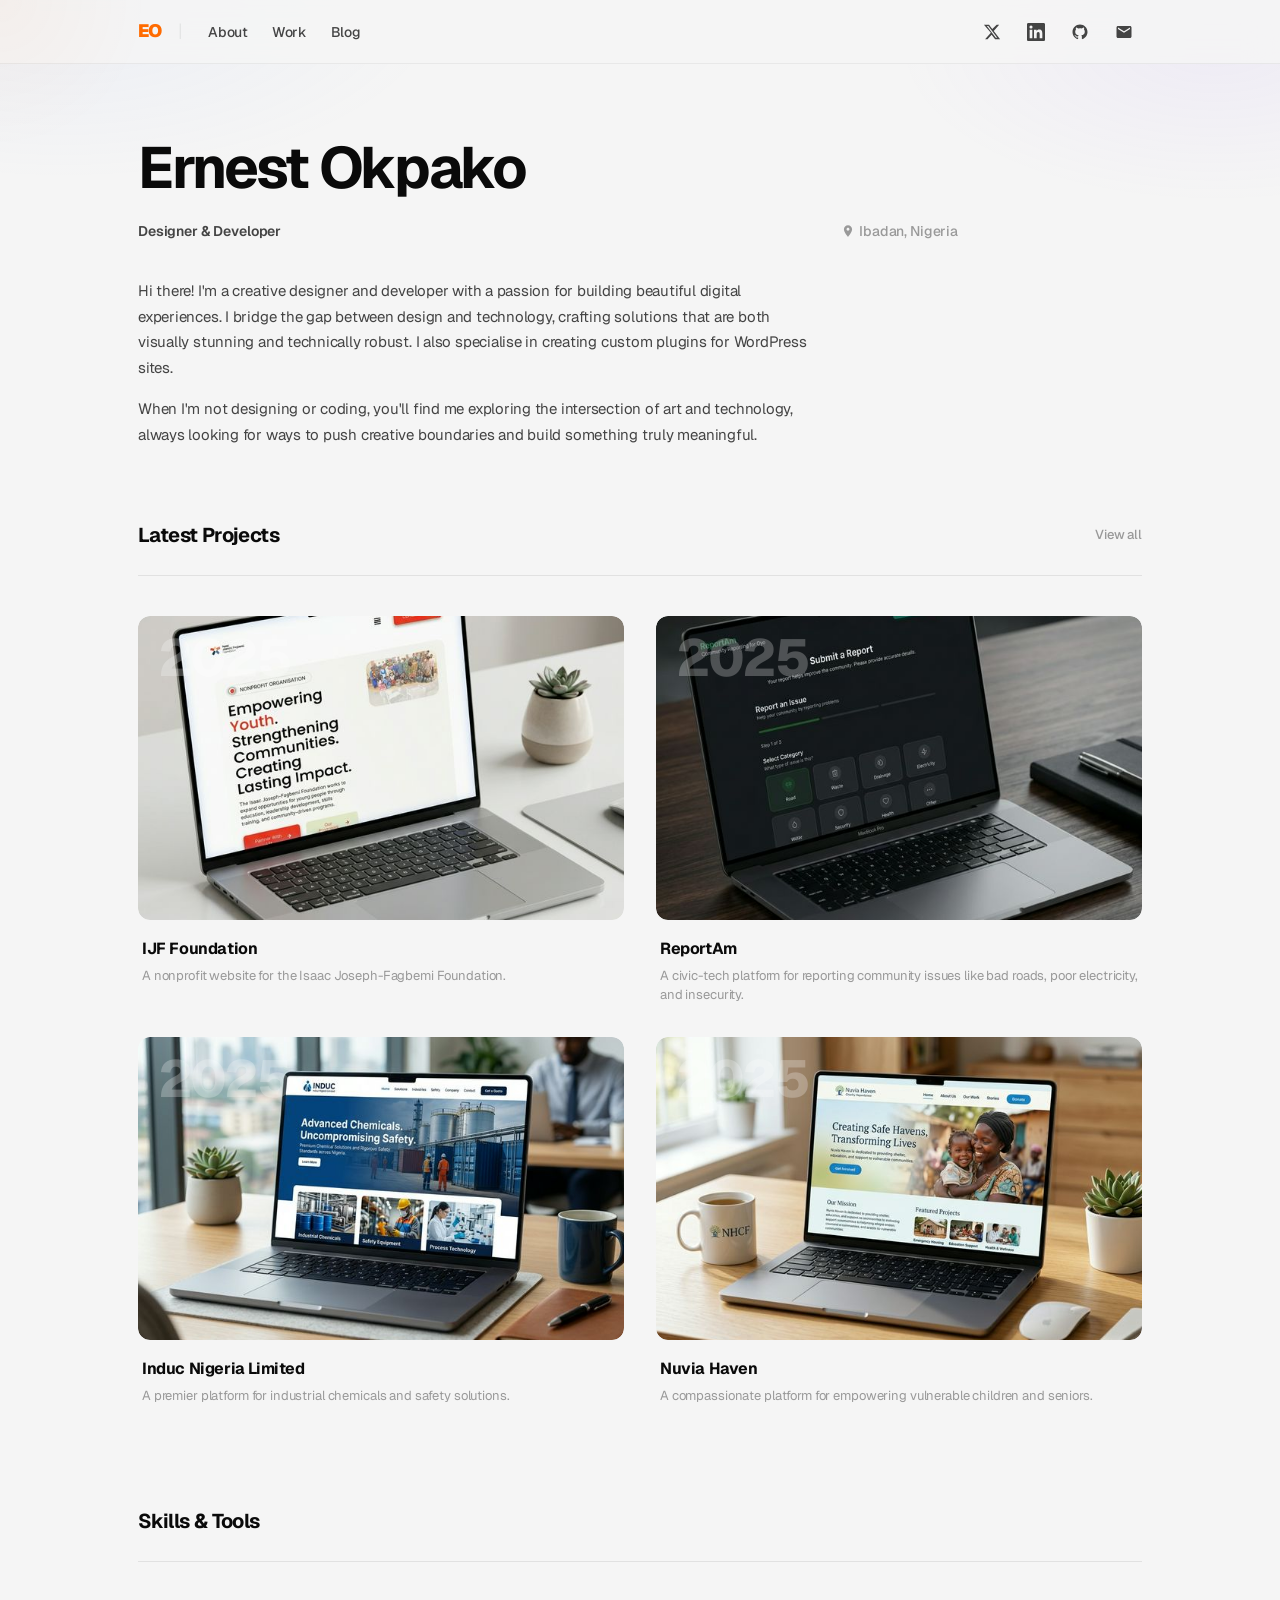
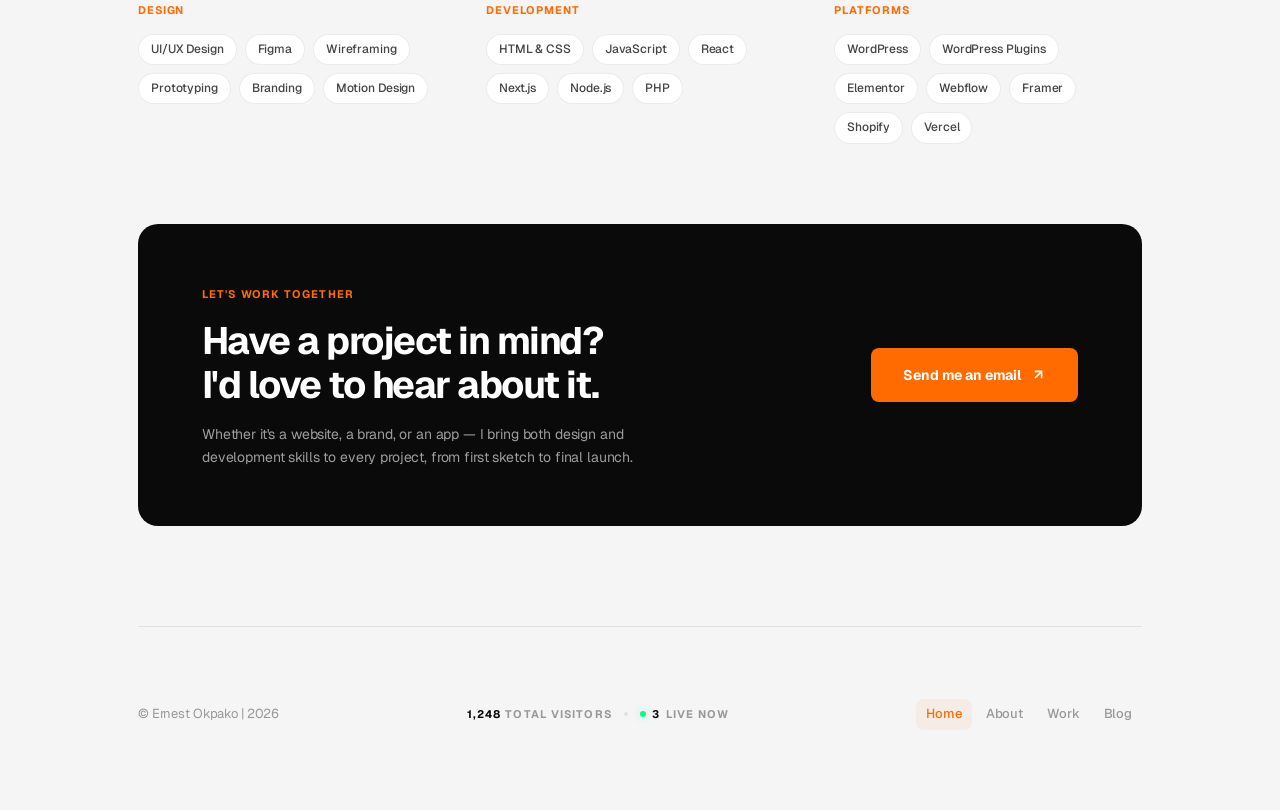
<file: index.html>
<!DOCTYPE html>
<html lang="en">

<head>
    <meta charset="UTF-8" />
    <meta name="viewport" content="width=device-width, initial-scale=1.0" />
    <title>Ernest Okpako — Designer & Developer</title>
    <meta name="description"
        content="Ernest Okpako is a creative designer and developer building beautiful digital experiences." />
    <link rel="preconnect" href="https://fonts.googleapis.com" />
    <link rel="preconnect" href="https://fonts.gstatic.com" crossorigin />
    <link href="https://fonts.googleapis.com/css2?family=Geist:wght@300;400;500;600;700;800;900&display=swap"
        rel="stylesheet" />
    <link rel="stylesheet" href="css/style.css" />
</head>

<body>

    <!-- Navigation -->
    <nav class="navbar" id="navbar">
        <div class="nav-container">
            <div class="nav-left">
                <a href="index.html" class="nav-logo" id="nav-logo">EO</a>
                <span class="nav-divider">|</span>
                <ul class="nav-links" id="nav-links">
                    <li><a href="about.html" class="nav-link" id="nav-about">About</a></li>
                    <li><a href="work.html" class="nav-link" id="nav-work">Work</a></li>
                    <li><a href="blog.html" class="nav-link" id="nav-blog">Blog</a></li>
                </ul>
            </div>
            <div class="nav-right">
                <a href="https://twitter.com" target="_blank" rel="noopener" class="nav-icon" id="nav-twitter"
                    aria-label="Twitter/X">
                    <svg width="18" height="18" viewBox="0 0 24 24" fill="none" xmlns="http://www.w3.org/2000/svg">
                        <path
                            d="M18.244 2.25h3.308l-7.227 8.26 8.502 11.24H16.17l-4.714-6.231-5.401 6.231H2.748l7.73-8.835L1.254 2.25H8.08l4.243 5.617 5.921-5.617Zm-1.161 17.52h1.833L7.084 4.126H5.117L17.083 19.77Z"
                            fill="currentColor" />
                    </svg>
                </a>
                <a href="https://linkedin.com" target="_blank" rel="noopener" class="nav-icon" id="nav-linkedin"
                    aria-label="LinkedIn">
                    <svg width="18" height="18" viewBox="0 0 24 24" fill="none" xmlns="http://www.w3.org/2000/svg">
                        <path
                            d="M20.447 20.452h-3.554v-5.569c0-1.328-.027-3.037-1.852-3.037-1.853 0-2.136 1.445-2.136 2.939v5.667H9.351V9h3.414v1.561h.046c.477-.9 1.637-1.85 3.37-1.85 3.601 0 4.267 2.37 4.267 5.455v6.286zM5.337 7.433a2.062 2.062 0 0 1-2.063-2.065 2.064 2.064 0 1 1 2.063 2.065zm1.782 13.019H3.555V9h3.564v11.452zM22.225 0H1.771C.792 0 0 .774 0 1.729v20.542C0 23.227.792 24 1.771 24h20.451C23.2 24 24 23.227 24 22.271V1.729C24 .774 23.2 0 22.222 0h.003z"
                            fill="currentColor" />
                    </svg>
                </a>
                <a href="https://github.com/amazinernest" target="_blank" rel="noopener" class="nav-icon" id="nav-github"
                    aria-label="GitHub">
                    <svg width="18" height="18" viewBox="0 0 24 24" fill="none" xmlns="http://www.w3.org/2000/svg">
                        <path
                            d="M12 2C6.477 2 2 6.477 2 12c0 4.418 2.865 8.166 6.839 9.489.5.092.682-.217.682-.482 0-.237-.008-.866-.013-1.7-2.782.603-3.369-1.34-3.369-1.34-.454-1.156-1.11-1.463-1.11-1.463-.908-.62.069-.608.069-.608 1.003.07 1.531 1.03 1.531 1.03.892 1.529 2.341 1.087 2.91.832.092-.647.35-1.088.636-1.338-2.22-.253-4.555-1.11-4.555-4.943 0-1.091.39-1.984 1.029-2.683-.103-.253-.446-1.27.098-2.647 0 0 .84-.269 2.75 1.025A9.578 9.578 0 0112 6.836c.85.004 1.705.114 2.504.336 1.909-1.294 2.747-1.025 2.747-1.025.546 1.377.202 2.394.1 2.647.64.699 1.028 1.592 1.028 2.683 0 3.842-2.339 4.687-4.566 4.935.359.309.678.92.678 1.855 0 1.338-.012 2.419-.012 2.747 0 .268.18.58.688.482C19.138 20.161 22 16.416 22 12c0-5.523-4.477-10-10-10z"
                            fill="currentColor" />
                    </svg>
                </a>
                <a href="mailto:ernest.kelvin26@gmail.com" class="nav-icon" id="nav-email" aria-label="Email">
                    <svg width="18" height="18" viewBox="0 0 24 24" fill="none" xmlns="http://www.w3.org/2000/svg">
                        <path
                            d="M20 4H4c-1.1 0-2 .9-2 2v12c0 1.1.9 2 2 2h16c1.1 0 2-.9 2-2V6c0-1.1-.9-2-2-2zm0 4-8 5-8-5V6l8 5 8-5v2z"
                            fill="currentColor" />
                    </svg>
                </a>
                <!-- Mobile Menu Toggle -->
                <button class="hamburger" id="hamburger" aria-label="Toggle menu">
                    <span></span><span></span><span></span>
                </button>
            </div>
        </div>
        <!-- Mobile Menu -->
        <div class="mobile-menu" id="mobile-menu">
            <ul>
                <li><a href="about.html" id="mob-about">About</a></li>
                <li><a href="work.html" id="mob-work">Work</a></li>
                <li><a href="blog.html" id="mob-blog">Blog</a></li>
            </ul>
        </div>
    </nav>

    <!-- Hero Section -->
    <section class="hero" id="hero">
        <div class="container">
            <div class="hero-content">
                <h1 class="hero-name" id="hero-name">Ernest Okpako</h1>
                <div class="hero-meta">
                    <span class="hero-role">Designer &amp; Developer</span>
                    <span class="hero-location">
                        <svg width="14" height="14" viewBox="0 0 24 24" fill="none" xmlns="http://www.w3.org/2000/svg">
                            <path
                                d="M12 2C8.13 2 5 5.13 5 9c0 5.25 7 13 7 13s7-7.75 7-13c0-3.87-3.13-7-7-7zm0 9.5c-1.38 0-2.5-1.12-2.5-2.5s1.12-2.5 2.5-2.5 2.5 1.12 2.5 2.5-1.12 2.5-2.5 2.5z"
                                fill="currentColor" />
                        </svg>
                        Ibadan, Nigeria
                    </span>
                </div>
                <div class="hero-bio">
                    <p>Hi there! I'm a creative designer and developer with a passion for building beautiful digital
                        experiences. I bridge the gap between design and technology, crafting solutions that are both
                        visually stunning and technically robust. I also specialise in creating custom plugins for WordPress sites.</p>
                    <p>When I'm not designing or coding, you'll find me exploring the intersection of art and
                        technology, always looking for ways to push creative boundaries and build something truly
                        meaningful.</p>
                </div>
            </div>
        </div>
    </section>

    <!-- Latest Projects Section -->
    <section class="projects-section" id="latest-projects">
        <div class="container">
            <div class="section-header">
                <h2 class="section-title">Latest Projects</h2>
                <a href="work.html" class="view-all-link" id="view-all">View all</a>
            </div>
            <div class="divider"></div>
            <div class="projects-grid" id="home-projects-grid">

                <article class="project-card" id="project-1">
                    <a href="project.html?id=1" class="project-image-link">
                        <div class="project-image-wrap">
                            <span class="project-year">2025</span>
                            <img src="images/project_ijf.png" alt="IJF Foundation Nonprofit Website" class="project-img"
                                loading="lazy" />
                            <div class="project-overlay"></div>
                        </div>
                    </a>
                    <div class="project-info">
                        <h3 class="project-title"><a href="project.html?id=1">IJF Foundation</a></h3>
                        <p class="project-desc">A nonprofit website for the Isaac Joseph-Fagbemi Foundation.</p>
                    </div>
                </article>

                <article class="project-card" id="project-2">
                    <a href="project.html?id=4" class="project-image-link">
                        <div class="project-image-wrap">
                            <span class="project-year">2025</span>
                            <img src="images/project_reportam.png" alt="ReportAm — Community Reporting Platform"
                                class="project-img" loading="lazy" />
                            <div class="project-overlay"></div>
                        </div>
                    </a>
                    <div class="project-info">
                        <h3 class="project-title"><a href="project.html?id=4">ReportAm</a></h3>
                        <p class="project-desc">A civic-tech platform for reporting community issues like bad roads,
                            poor electricity, and insecurity.</p>
                    </div>
                </article>
                
                <article class="project-card" id="project-3">
                    <a href="project.html?id=5" class="project-image-link">
                        <div class="project-image-wrap">
                            <span class="project-year">2025</span>
                            <img src="images/project_induc.png" alt="Induc Nigeria Limited — Industrial Solutions"
                                class="project-img" loading="lazy" />
                            <div class="project-overlay"></div>
                        </div>
                    </a>
                    <div class="project-info">
                        <h3 class="project-title"><a href="project.html?id=5">Induc Nigeria Limited</a></h3>
                        <p class="project-desc">A premier platform for industrial chemicals and safety solutions.</p>
                    </div>
                </article>
                
                <article class="project-card" id="project-4">
                    <a href="project.html?id=6" class="project-image-link">
                        <div class="project-image-wrap">
                            <span class="project-year">2025</span>
                            <img src="images/project_nuvia.png" alt="Nuvia Haven — Charity Foundation"
                                class="project-img" loading="lazy" />
                            <div class="project-overlay"></div>
                        </div>
                    </a>
                    <div class="project-info">
                        <h3 class="project-title"><a href="project.html?id=6">Nuvia Haven</a></h3>
                        <p class="project-desc">A compassionate platform for empowering vulnerable children and seniors.
                        </p>
                    </div>
                </article>

            </div>
        </div>
    </section>

    <!-- Skills Section -->
    <section class="home-skills-section" id="home-skills">
        <div class="container">
            <div class="section-header">
                <h2 class="section-title">Skills & Tools</h2>
            </div>
            <div class="divider"></div>
            <div class="home-skills-grid" id="home-skills-grid">
                <div class="home-skill-group" id="skill-group-1">
                    <h4 class="skill-group-label">Design</h4>
                    <div class="skills-list">
                        <span class="skill-tag">UI/UX Design</span>
                        <span class="skill-tag">Figma</span>
                        <span class="skill-tag">Wireframing</span>
                        <span class="skill-tag">Prototyping</span>
                        <span class="skill-tag">Branding</span>
                        <span class="skill-tag">Motion Design</span>
                    </div>
                </div>
                <div class="home-skill-group" id="skill-group-2">
                    <h4 class="skill-group-label">Development</h4>
                    <div class="skills-list">
                        <span class="skill-tag">HTML & CSS</span>
                        <span class="skill-tag">JavaScript</span>
                        <span class="skill-tag">React</span>
                        <span class="skill-tag">Next.js</span>
                        <span class="skill-tag">Node.js</span>
                        <span class="skill-tag">PHP</span>
                    </div>
                </div>
                <div class="home-skill-group" id="skill-group-3">
                    <h4 class="skill-group-label">Platforms</h4>
                    <div class="skills-list">
                        <span class="skill-tag">WordPress</span>
                        <span class="skill-tag">WordPress Plugins</span>
                        <span class="skill-tag">Elementor</span>
                        <span class="skill-tag">Webflow</span>
                        <span class="skill-tag">Framer</span>
                        <span class="skill-tag">Shopify</span>
                        <span class="skill-tag">Vercel</span>
                    </div>
                </div>
            </div>
        </div>
    </section>

    <!-- CTA Section -->
    <section class="home-cta-section" id="home-cta">
        <div class="container">
            <div class="home-cta-inner" id="home-cta-inner">
                <div class="home-cta-text">
                    <span class="home-cta-eyebrow">Let's work together</span>
                    <h2 class="home-cta-heading">Have a project in mind?<br>I'd love to hear about it.</h2>
                    <p class="home-cta-sub">Whether it's a website, a brand, or an app — I bring both design and
                        development skills to every project, from first sketch to final launch.</p>
                </div>
                <a href="mailto:ernest.kelvin26@gmail.com" class="home-cta-btn" id="home-cta-btn">
                    <span>Send me an email</span>
                    <svg width="15" height="15" viewBox="0 0 24 24" fill="none">
                        <path d="M7 17L17 7M17 7H7M17 7v10" stroke="currentColor" stroke-width="2.5"
                            stroke-linecap="round" stroke-linejoin="round" />
                    </svg>
                </a>
            </div>
        </div>
    </section>

    <!-- Footer -->
    <footer class="footer" id="footer">
        <div class="container">
            <div class="divider"></div>
            <div class="footer-inner">
                <p class="footer-copy">© Ernest Okpako | 2026</p>
                <div class="footer-stats">
                    <span class="stat-item"><span id="total-viz">1,248</span> Total Visitors</span>
                    <span class="stat-dot"></span>
                    <span class="stat-item active-viz"><span id="active-viz">3</span> Live Now</span>
                </div>
                <nav class="footer-nav" aria-label="Footer navigation">
                    <a href="index.html" class="footer-link active" id="footer-home">Home</a>
                    <a href="about.html" class="footer-link" id="footer-about">About</a>
                    <a href="work.html" class="footer-link" id="footer-work">Work</a>
                    <a href="blog.html" class="footer-link" id="footer-blog">Blog</a>
                </nav>
            </div>
        </div>
    </footer>

    <script src="js/main.js"></script>
</body>

</html>
</file>
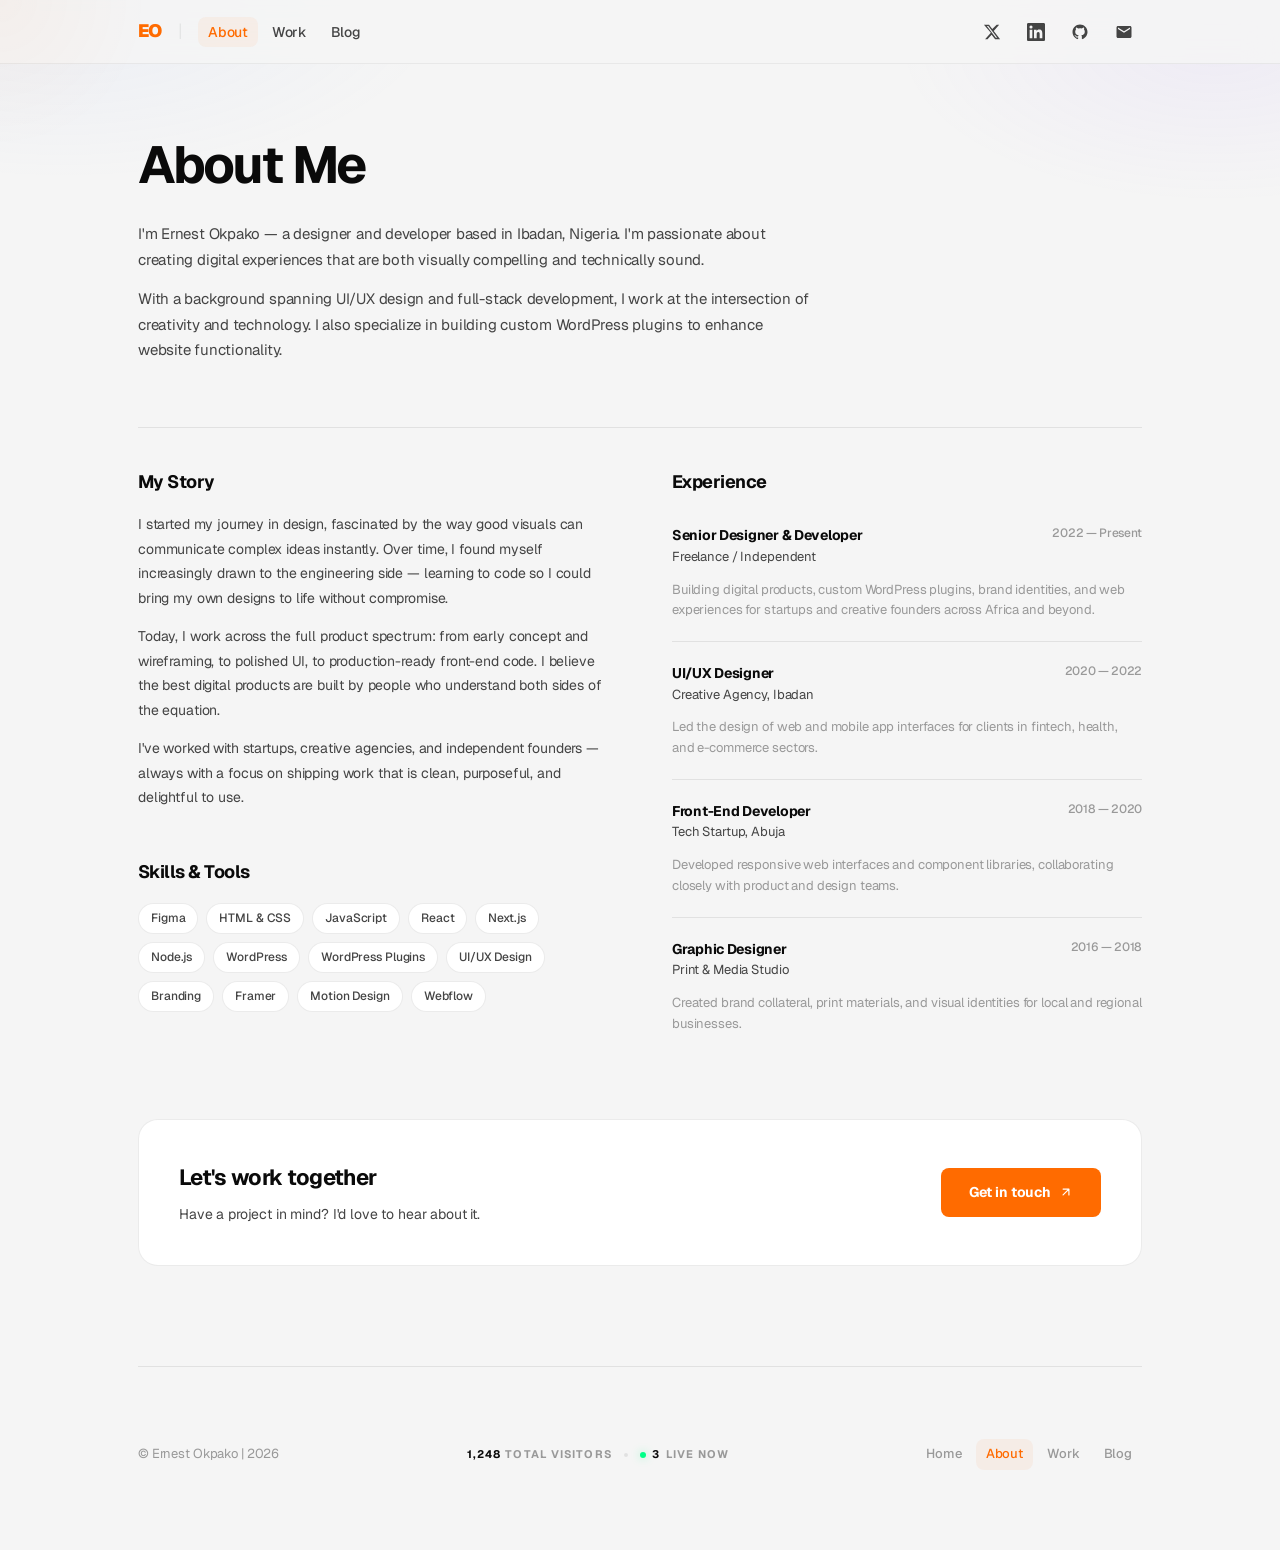
<file: about.html>
<!DOCTYPE html>
<html lang="en">

<head>
    <meta charset="UTF-8" />
    <meta name="viewport" content="width=device-width, initial-scale=1.0" />
    <title>About — Ernest Okpako</title>
    <meta name="description"
        content="Learn more about Ernest Okpako — his background, skills, and experience in design and development." />
    <link rel="preconnect" href="https://fonts.googleapis.com" />
    <link rel="preconnect" href="https://fonts.gstatic.com" crossorigin />
    <link href="https://fonts.googleapis.com/css2?family=Geist:wght@300;400;500;600;700;800;900&display=swap"
        rel="stylesheet" />
    <link rel="stylesheet" href="css/style.css" />
</head>

<body>

    <!-- Navigation -->
    <nav class="navbar" id="navbar">
        <div class="nav-container">
            <div class="nav-left">
                <a href="index.html" class="nav-logo" id="nav-logo">EO</a>
                <span class="nav-divider">|</span>
                <ul class="nav-links">
                    <li><a href="about.html" class="nav-link" id="nav-about">About</a></li>
                    <li><a href="work.html" class="nav-link" id="nav-work">Work</a></li>
                    <li><a href="blog.html" class="nav-link" id="nav-blog">Blog</a></li>
                </ul>
            </div>
            <div class="nav-right">
                <a href="https://twitter.com" target="_blank" rel="noopener" class="nav-icon" aria-label="Twitter/X">
                    <svg width="18" height="18" viewBox="0 0 24 24" fill="none">
                        <path
                            d="M18.244 2.25h3.308l-7.227 8.26 8.502 11.24H16.17l-4.714-6.231-5.401 6.231H2.748l7.73-8.835L1.254 2.25H8.08l4.243 5.617 5.921-5.617Zm-1.161 17.52h1.833L7.084 4.126H5.117L17.083 19.77Z"
                            fill="currentColor" />
                    </svg>
                </a>
                <a href="https://linkedin.com" target="_blank" rel="noopener" class="nav-icon" aria-label="LinkedIn">
                    <svg width="18" height="18" viewBox="0 0 24 24" fill="none">
                        <path
                            d="M20.447 20.452h-3.554v-5.569c0-1.328-.027-3.037-1.852-3.037-1.853 0-2.136 1.445-2.136 2.939v5.667H9.351V9h3.414v1.561h.046c.477-.9 1.637-1.85 3.37-1.85 3.601 0 4.267 2.37 4.267 5.455v6.286zM5.337 7.433a2.062 2.062 0 0 1-2.063-2.065 2.064 2.064 0 1 1 2.063 2.065zm1.782 13.019H3.555V9h3.564v11.452zM22.225 0H1.771C.792 0 0 .774 0 1.729v20.542C0 23.227.792 24 1.771 24h20.451C23.2 24 24 23.227 24 22.271V1.729C24 .774 23.2 0 22.222 0h.003z"
                            fill="currentColor" />
                    </svg>
                </a>
                <a href="https://github.com/amazinernest" target="_blank" rel="noopener" class="nav-icon" id="nav-github"
                    aria-label="GitHub">
                    <svg width="18" height="18" viewBox="0 0 24 24" fill="none" xmlns="http://www.w3.org/2000/svg">
                        <path
                            d="M12 2C6.477 2 2 6.477 2 12c0 4.418 2.865 8.166 6.839 9.489.5.092.682-.217.682-.482 0-.237-.008-.866-.013-1.7-2.782.603-3.369-1.34-3.369-1.34-.454-1.156-1.11-1.463-1.11-1.463-.908-.62.069-.608.069-.608 1.003.07 1.531 1.03 1.531 1.03.892 1.529 2.341 1.087 2.91.832.092-.647.35-1.088.636-1.338-2.22-.253-4.555-1.11-4.555-4.943 0-1.091.39-1.984 1.029-2.683-.103-.253-.446-1.27.098-2.647 0 0 .84-.269 2.75 1.025A9.578 9.578 0 0112 6.836c.85.004 1.705.114 2.504.336 1.909-1.294 2.747-1.025 2.747-1.025.546 1.377.202 2.394.1 2.647.64.699 1.028 1.592 1.028 2.683 0 3.842-2.339 4.687-4.566 4.935.359.309.678.92.678 1.855 0 1.338-.012 2.419-.012 2.747 0 .268.18.58.688.482C19.138 20.161 22 16.416 22 12c0-5.523-4.477-10-10-10z"
                            fill="currentColor" />
                    </svg>
                </a>
                <a href="mailto:ernest.kelvin26@gmail.com" class="nav-icon" aria-label="Email">
                    <svg width="18" height="18" viewBox="0 0 24 24" fill="none">
                        <path
                            d="M20 4H4c-1.1 0-2 .9-2 2v12c0 1.1.9 2 2 2h16c1.1 0 2-.9 2-2V6c0-1.1-.9-2-2-2zm0 4-8 5-8-5V6l8 5 8-5v2z"
                            fill="currentColor" />
                    </svg>
                </a>
                <button class="hamburger" id="hamburger" aria-label="Toggle menu">
                    <span></span><span></span><span></span>
                </button>
            </div>
        </div>
        <div class="mobile-menu" id="mobile-menu">
            <ul>
                <li><a href="about.html" id="mob-about">About</a></li>
                <li><a href="work.html" id="mob-work">Work</a></li>
                <li><a href="blog.html" id="mob-blog">Blog</a></li>
            </ul>
        </div>
    </nav>

    <!-- Page Hero -->
    <section class="page-hero">
        <div class="container">
            <h1 class="page-title">About Me</h1>
            <div class="page-intro">
                <p>I'm Ernest Okpako — a designer and developer based in Ibadan, Nigeria. I'm passionate about creating
                    digital experiences that are both visually compelling and technically sound.</p>
                <p>With a background spanning UI/UX design and full-stack development, I work at the intersection of
                    creativity and technology. I also specialize in building custom WordPress plugins to enhance website functionality.</p>
            </div>
        </div>
    </section>

    <!-- About Content -->
    <section class="about-content">
        <div class="container">
            <div class="divider"></div>

            <div class="about-grid">

                <!-- Left: Story & Skills -->
                <div>
                    <div class="about-text" style="margin-bottom: 48px;">
                        <h3>My Story</h3>
                        <p>I started my journey in design, fascinated by the way good visuals can communicate complex
                            ideas instantly. Over time, I found myself increasingly drawn to the engineering side —
                            learning to code so I could bring my own designs to life without compromise.</p>
                        <p>Today, I work across the full product spectrum: from early concept and wireframing, to
                            polished UI, to production-ready front-end code. I believe the best digital products are
                            built by people who understand both sides of the equation.</p>
                        <p>I've worked with startups, creative agencies, and independent founders — always with a focus
                            on shipping work that is clean, purposeful, and delightful to use.</p>
                    </div>

                    <div class="about-text">
                        <h3 style="margin-bottom: 16px;">Skills & Tools</h3>
                        <div class="skills-list" id="skills-list">
                            <span class="skill-tag">Figma</span>
                            <span class="skill-tag">HTML & CSS</span>
                            <span class="skill-tag">JavaScript</span>
                            <span class="skill-tag">React</span>
                            <span class="skill-tag">Next.js</span>
                            <span class="skill-tag">Node.js</span>
                            <span class="skill-tag">WordPress</span>
                            <span class="skill-tag">WordPress Plugins</span>
                            <span class="skill-tag">UI/UX Design</span>
                            <span class="skill-tag">Branding</span>
                            <span class="skill-tag">Framer</span>
                            <span class="skill-tag">Motion Design</span>
                            <span class="skill-tag">Webflow</span>
                        </div>
                    </div>
                </div>

                <!-- Right: Experience -->
                <div>
                    <h3
                        style="font-size: 18px; font-weight: 700; letter-spacing: -0.03em; margin-bottom: 8px; color: var(--text-primary);">
                        Experience</h3>

                    <div class="experience-item" id="exp-1">
                        <div class="exp-header">
                            <div>
                                <p class="exp-role">Senior Designer & Developer</p>
                                <p class="exp-company">Freelance / Independent</p>
                            </div>
                            <span class="exp-date">2022 — Present</span>
                        </div>
                        <p class="exp-desc">Building digital products, custom WordPress plugins, brand identities, and web experiences for
                            startups and creative founders across Africa and beyond.</p>
                    </div>

                    <div class="experience-item" id="exp-2">
                        <div class="exp-header">
                            <div>
                                <p class="exp-role">UI/UX Designer</p>
                                <p class="exp-company">Creative Agency, Ibadan</p>
                            </div>
                            <span class="exp-date">2020 — 2022</span>
                        </div>
                        <p class="exp-desc">Led the design of web and mobile app interfaces for clients in fintech,
                            health, and e-commerce sectors.</p>
                    </div>

                    <div class="experience-item" id="exp-3">
                        <div class="exp-header">
                            <div>
                                <p class="exp-role">Front-End Developer</p>
                                <p class="exp-company">Tech Startup, Abuja</p>
                            </div>
                            <span class="exp-date">2018 — 2020</span>
                        </div>
                        <p class="exp-desc">Developed responsive web interfaces and component libraries, collaborating
                            closely with product and design teams.</p>
                    </div>

                    <div class="experience-item" id="exp-4">
                        <div class="exp-header">
                            <div>
                                <p class="exp-role">Graphic Designer</p>
                                <p class="exp-company">Print & Media Studio</p>
                            </div>
                            <span class="exp-date">2016 — 2018</span>
                        </div>
                        <p class="exp-desc">Created brand collateral, print materials, and visual identities for local
                            and regional businesses.</p>
                    </div>
                </div>

            </div>

            <!-- Contact Strip -->
            <div class="contact-strip" id="contact-strip">
                <div>
                    <h3>Let's work together</h3>
                    <p>Have a project in mind? I'd love to hear about it.</p>
                </div>
                <a href="mailto:ernest.kelvin26@gmail.com" class="contact-btn" id="contact-email-btn">
                    Get in touch
                    <svg width="14" height="14" viewBox="0 0 24 24" fill="none">
                        <path d="M7 17L17 7M17 7H7M17 7v10" stroke="currentColor" stroke-width="2"
                            stroke-linecap="round" stroke-linejoin="round" />
                    </svg>
                </a>
            </div>

        </div>
    </section>

    <!-- Footer -->
    <footer class="footer" id="footer">
        <div class="container">
            <div class="divider"></div>
            <div class="footer-inner">
                <p class="footer-copy">© Ernest Okpako | 2026</p>
                <div class="footer-stats">
                    <span class="stat-item"><span id="total-viz">1,248</span> Total Visitors</span>
                    <span class="stat-dot"></span>
                    <span class="stat-item active-viz"><span id="active-viz">3</span> Live Now</span>
                </div>
                <nav class="footer-nav" aria-label="Footer navigation">
                    <a href="index.html" class="footer-link" id="footer-home">Home</a>
                    <a href="about.html" class="footer-link" id="footer-about">About</a>
                    <a href="work.html" class="footer-link" id="footer-work">Work</a>
                    <a href="blog.html" class="footer-link" id="footer-blog">Blog</a>
                </nav>
            </div>
        </div>
    </footer>

    <script src="js/main.js"></script>
</body>

</html>
</file>
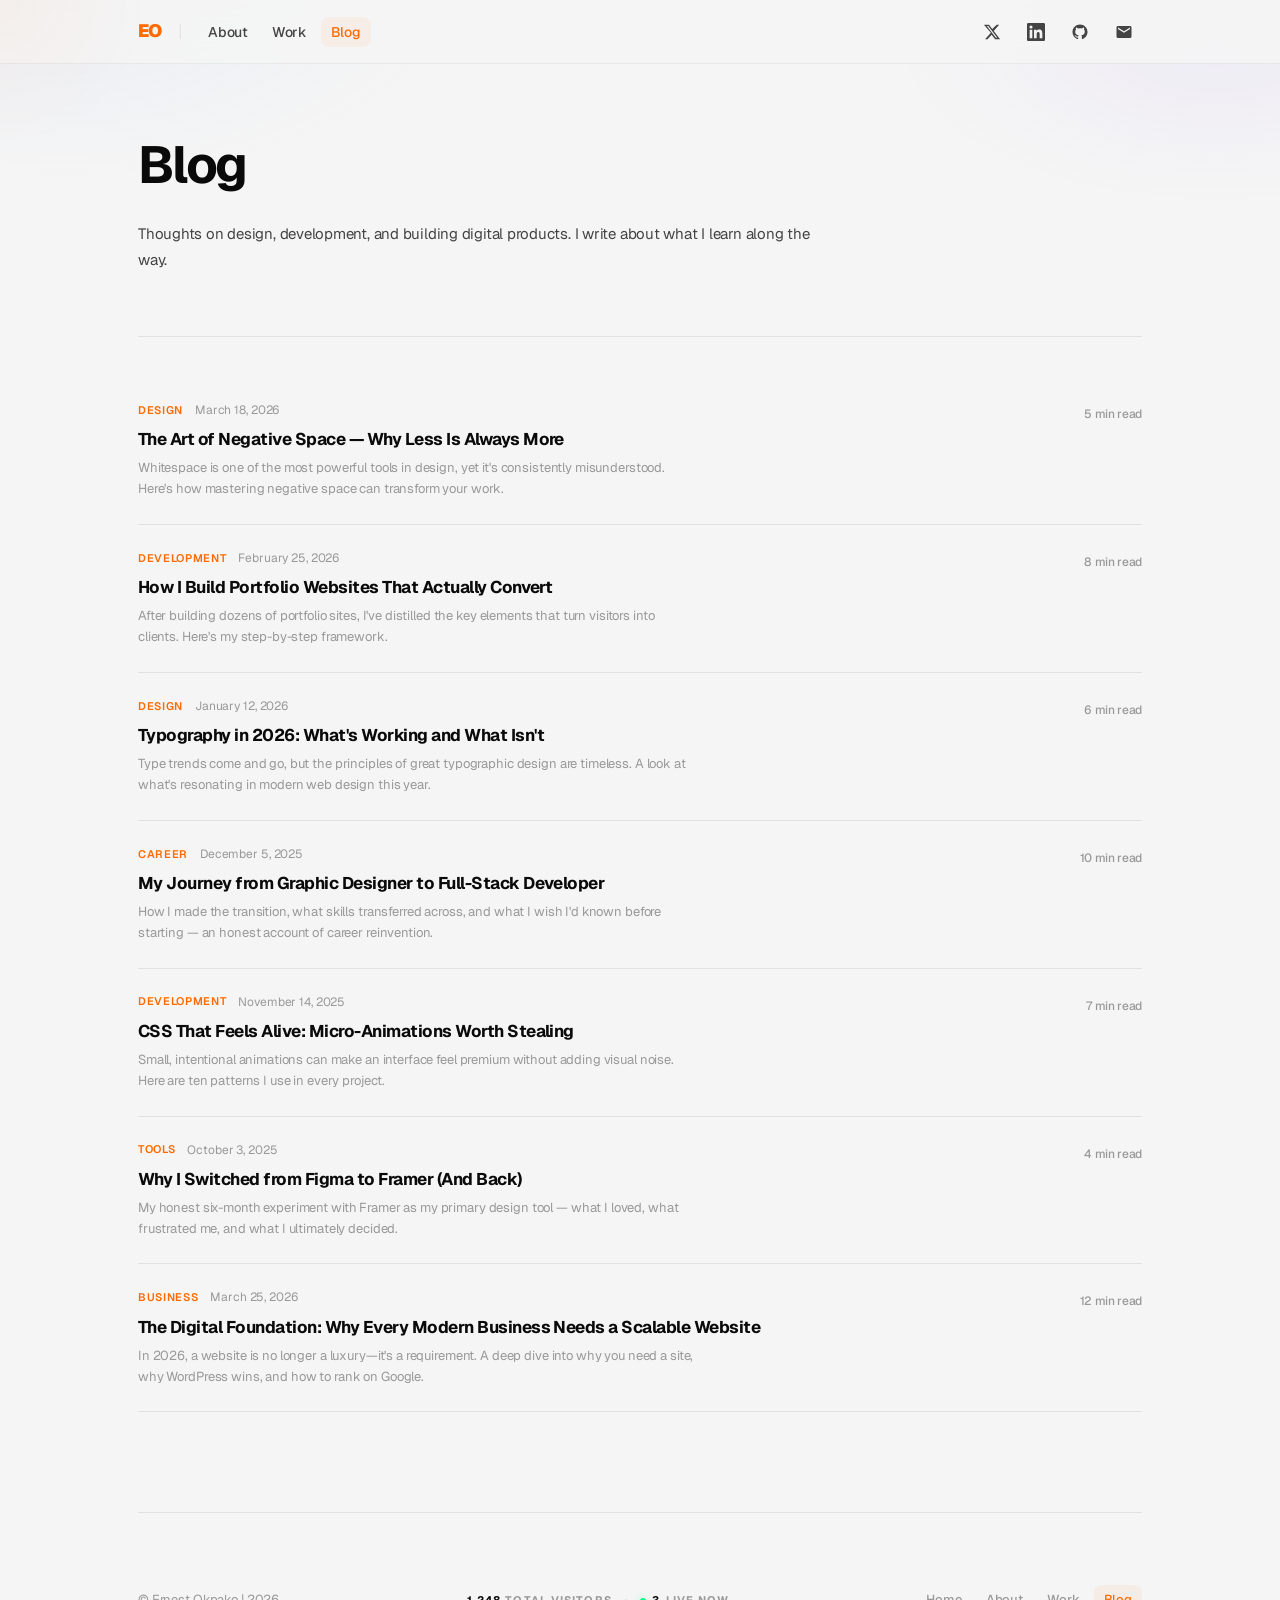
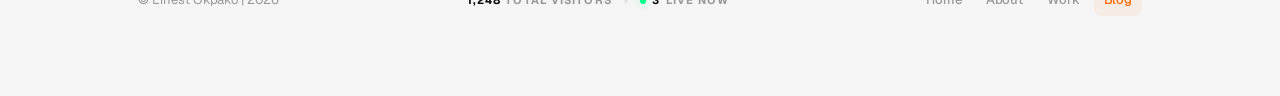
<file: blog-post.html>
<!DOCTYPE html>
<html lang="en">

<head>
    <meta charset="UTF-8" />
    <meta name="viewport" content="width=device-width, initial-scale=1.0" />
    <title>Blog Post — Ernest Okpako</title>
    <meta name="description" content="Read our latest blog post by Ernest Okpako." />
    <link rel="preconnect" href="https://fonts.googleapis.com" />
    <link rel="preconnect" href="https://fonts.gstatic.com" crossorigin />
    <link href="https://fonts.googleapis.com/css2?family=Geist:wght@300;400;500;600;700;800;900&display=swap"
        rel="stylesheet" />
    <link rel="stylesheet" href="css/style.css" />
    <style>
        /* Specific styles for blog post reading experience */
        .post-container {
            max-width: 760px;
            margin: 0 auto;
            padding-bottom: 120px;
        }

        .post-header {
            margin-bottom: 64px;
        }

        .post-meta {
            display: flex;
            align-items: center;
            gap: 16px;
            margin-bottom: 24px;
            font-size: 13px;
            color: var(--text-muted);
            letter-spacing: -0.01em;
            font-weight: 500;
        }

        .post-category {
            color: var(--accent);
            text-transform: uppercase;
            font-weight: 700;
            letter-spacing: 0.05em;
        }

        .post-title {
            font-size: clamp(32px, 5vw, 48px);
            font-weight: 800;
            letter-spacing: -0.045em;
            line-height: 1.1;
            color: var(--text-primary);
        }

        .post-content {
            font-size: 18px;
            line-height: 1.8;
            color: var(--text-secondary);
            letter-spacing: -0.012em;
        }

        .post-content h3 {
            font-size: 24px;
            font-weight: 700;
            letter-spacing: -0.03em;
            margin: 48px 0 20px;
            color: var(--text-primary);
        }

        .post-content p {
            margin-bottom: 28px;
        }

        /* Go back link */
        .back-to-blog {
            display: inline-flex;
            align-items: center;
            gap: 8px;
            font-size: 13px;
            color: var(--text-muted);
            margin-bottom: 40px;
            transition: color 0.2s;
            text-decoration: none;
            font-weight: 600;
        }

        .back-to-blog:hover {
            color: var(--accent);
        }

        .divider-full {
            height: 1px;
            background: var(--border);
            margin: 64px 0;
        }
    </style>
</head>

<body>

    <!-- Navigation -->
    <nav class="navbar" id="navbar">
        <div class="nav-container">
            <div class="nav-left">
                <a href="index.html" class="nav-logo" id="nav-logo">EO</a>
                <span class="nav-divider">|</span>
                <ul class="nav-links">
                    <li><a href="about.html" class="nav-link" id="nav-about">About</a></li>
                    <li><a href="work.html" class="nav-link" id="nav-work">Work</a></li>
                    <li><a href="blog.html" class="nav-link" id="nav-blog">Blog</a></li>
                </ul>
            </div>
            <div class="nav-right">
                <a href="https://twitter.com" target="_blank" rel="noopener" class="nav-icon" aria-label="Twitter/X">
                    <svg width="18" height="18" viewBox="0 0 24 24" fill="none">
                        <path
                            d="M18.244 2.25h3.308l-7.227 8.26 8.502 11.24H16.17l-4.714-6.231-5.401 6.231H2.748l7.73-8.835L1.254 2.25H8.08l4.243 5.617 5.921-5.617Zm-1.161 17.52h1.833L7.084 4.126H5.117L17.083 19.77Z"
                            fill="currentColor" />
                    </svg>
                </a>
                <a href="https://linkedin.com" target="_blank" rel="noopener" class="nav-icon" id="nav-linkedin"
                    aria-label="LinkedIn">
                    <svg width="18" height="18" viewBox="0 0 24 24" fill="none" xmlns="http://www.w3.org/2000/svg">
                        <path
                            d="M20.447 20.452h-3.554v-5.569c0-1.328-.027-3.037-1.852-3.037-1.853 0-2.136 1.445-2.136 2.939v5.667H9.351V9h3.414v1.561h.046c.477-.9 1.637-1.85 3.37-1.85 3.601 0 4.267 2.37 4.267 5.455v6.286zM5.337 7.433a2.062 2.062 0 0 1-2.063-2.065 2.064 2.064 0 1 1 2.063 2.065zm1.782 13.019H3.555V9h3.564v11.452zM22.225 0H1.771C.792 0 0 .774 0 1.729v20.542C0 23.227.792 24 1.771 24h20.451C23.2 24 24 23.227 24 22.271V1.729C24 .774 23.2 0 22.222 0h.003z"
                            fill="currentColor" />
                    </svg>
                </a>
                <a href="https://github.com/amazinernest" target="_blank" rel="noopener" class="nav-icon" id="nav-github"
                    aria-label="GitHub">
                    <svg width="18" height="18" viewBox="0 0 24 24" fill="none" xmlns="http://www.w3.org/2000/svg">
                        <path
                            d="M12 2C6.477 2 2 6.477 2 12c0 4.418 2.865 8.166 6.839 9.489.5.092.682-.217.682-.482 0-.237-.008-.866-.013-1.7-2.782.603-3.369-1.34-3.369-1.34-.454-1.156-1.11-1.463-1.11-1.463-.908-.62.069-.608.069-.608 1.003.07 1.531 1.03 1.531 1.03.892 1.529 2.341 1.087 2.91.832.092-.647.35-1.088.636-1.338-2.22-.253-4.555-1.11-4.555-4.943 0-1.091.39-1.984 1.029-2.683-.103-.253-.446-1.27.098-2.647 0 0 .84-.269 2.75 1.025A9.578 9.578 0 0112 6.836c.85.004 1.705.114 2.504.336 1.909-1.294 2.747-1.025 2.747-1.025.546 1.377.202 2.394.1 2.647.64.699 1.028 1.592 1.028 2.683 0 3.842-2.339 4.687-4.566 4.935.359.309.678.92.678 1.855 0 1.338-.012 2.419-.012 2.747 0 .268.18.58.688.482C19.138 20.161 22 16.416 22 12c0-5.523-4.477-10-10-10z"
                            fill="currentColor" />
                    </svg>
                </a>
                <a href="mailto:ernest.kelvin26@gmail.com" class="nav-icon" id="nav-email" aria-label="Email">
                    <svg width="18" height="18" viewBox="0 0 24 24" fill="none">
                        <path
                            d="M20 4H4c-1.1 0-2 .9-2 2v12c0 1.1.9 2 2 2h16c1.1 0 2-.9 2-2V6c0-1.1-.9-2-2-2zm0 4-8 5-8-5V6l8 5 8-5v2z"
                            fill="currentColor" />
                    </svg>
                </a>
                <button class="hamburger" id="hamburger" aria-label="Toggle menu">
                    <span></span><span></span><span></span>
                </button>
            </div>
        </div>
    </nav>

    <!-- Post Section -->
    <section class="page-hero">
        <div class="container post-container">
            <a href="blog.html" class="back-to-blog">
                <svg width="14" height="14" viewBox="0 0 24 24" fill="none">
                    <path d="M19 12H5M5 12l7 7M5 12l7-7" stroke="currentColor" stroke-width="2.5" stroke-linecap="round"
                        stroke-linejoin="round" />
                </svg>
                Back to Blog
            </a>

            <header class="post-header">
                <div class="post-meta">
                    <span class="post-category" id="post-category">Category</span>
                    <span>|</span>
                    <span id="post-date">Date</span>
                    <span>•</span>
                    <span id="post-read-time">Read time</span>
                </div>
                <h1 class="post-title" id="post-title">Post Title</h1>
            </header>

            <article class="post-content" id="post-content">
                <!-- Content loaded via JS -->
                <p>Loading post content...</p>
            </article>

            <div class="divider-full"></div>

            <div class="contact-strip">
                <div>
                    <h3>Share your thoughts</h3>
                    <p>Interested in discussing this topic further? Reach out directly.</p>
                </div>
                <a href="mailto:ernest.kelvin26@gmail.com" class="contact-btn">
                    Get in touch
                    <svg width="14" height="14" viewBox="0 0 24 24" fill="none">
                        <path d="M7 17L17 7M17 7H7M17 7v10" stroke="currentColor" stroke-width="2.5"
                            stroke-linecap="round" stroke-linejoin="round" />
                    </svg>
                </a>
            </div>
        </div>
    </section>

    <!-- Footer -->
    <footer class="footer" id="footer">
        <div class="container">
            <div class="divider"></div>
            <div class="footer-inner">
                <p class="footer-copy">© Ernest Okpako | 2026</p>
                <div class="footer-stats">
                    <span class="stat-item"><span id="total-viz">1,248</span> Total Visitors</span>
                    <span class="stat-dot"></span>
                    <span class="stat-item active-viz"><span id="active-viz">3</span> Live Now</span>
                </div>
                <nav class="footer-nav">
                    <a href="index.html" class="footer-link">Home</a>
                    <a href="about.html" class="footer-link">About</a>
                    <a href="work.html" class="footer-link">Work</a>
                    <a href="blog.html" class="footer-link active">Blog</a>
                </nav>
            </div>
        </div>
    </footer>

    <script src="js/main.js"></script>
    <script src="js/blog.js"></script>
</body>

</html>
</file>
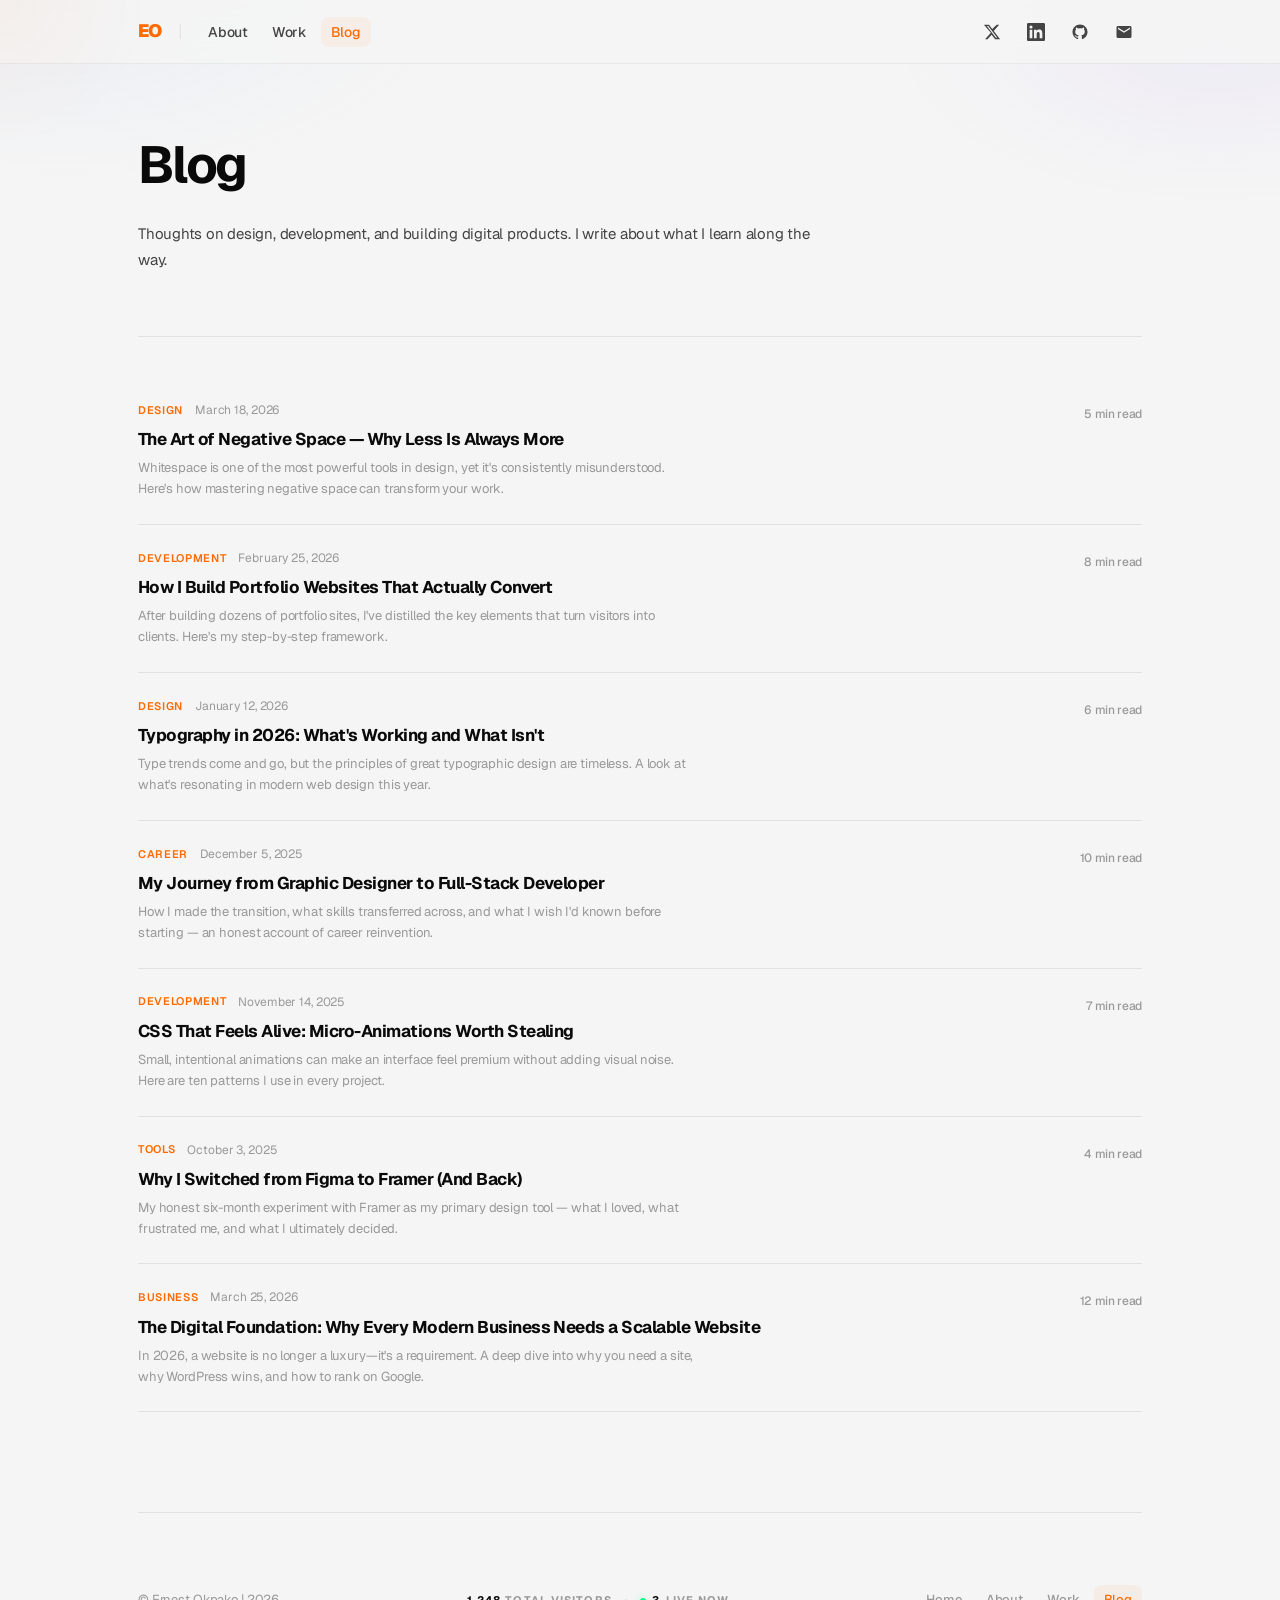
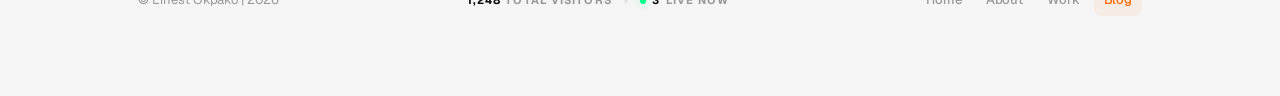
<file: blog.html>
<!DOCTYPE html>
<html lang="en">

<head>
    <meta charset="UTF-8" />
    <meta name="viewport" content="width=device-width, initial-scale=1.0" />
    <title>Blog — Ernest Okpako</title>
    <meta name="description" content="Thoughts on design, development, and creativity by Ernest Okpako." />
    <link rel="preconnect" href="https://fonts.googleapis.com" />
    <link rel="preconnect" href="https://fonts.gstatic.com" crossorigin />
    <link href="https://fonts.googleapis.com/css2?family=Geist:wght@300;400;500;600;700;800;900&display=swap"
        rel="stylesheet" />
    <link rel="stylesheet" href="css/style.css" />
</head>

<body>

    <!-- Navigation -->
    <nav class="navbar" id="navbar">
        <div class="nav-container">
            <div class="nav-left">
                <a href="index.html" class="nav-logo" id="nav-logo">EO</a>
                <span class="nav-divider">|</span>
                <ul class="nav-links">
                    <li><a href="about.html" class="nav-link" id="nav-about">About</a></li>
                    <li><a href="work.html" class="nav-link" id="nav-work">Work</a></li>
                    <li><a href="blog.html" class="nav-link" id="nav-blog">Blog</a></li>
                </ul>
            </div>
            <div class="nav-right">
                <a href="https://twitter.com" target="_blank" rel="noopener" class="nav-icon" aria-label="Twitter/X">
                    <svg width="18" height="18" viewBox="0 0 24 24" fill="none">
                        <path
                            d="M18.244 2.25h3.308l-7.227 8.26 8.502 11.24H16.17l-4.714-6.231-5.401 6.231H2.748l7.73-8.835L1.254 2.25H8.08l4.243 5.617 5.921-5.617Zm-1.161 17.52h1.833L7.084 4.126H5.117L17.083 19.77Z"
                            fill="currentColor" />
                    </svg>
                </a>
                <a href="https://linkedin.com" target="_blank" rel="noopener" class="nav-icon" aria-label="LinkedIn">
                    <svg width="18" height="18" viewBox="0 0 24 24" fill="none">
                        <path
                            d="M20.447 20.452h-3.554v-5.569c0-1.328-.027-3.037-1.852-3.037-1.853 0-2.136 1.445-2.136 2.939v5.667H9.351V9h3.414v1.561h.046c.477-.9 1.637-1.85 3.37-1.85 3.601 0 4.267 2.37 4.267 5.455v6.286zM5.337 7.433a2.062 2.062 0 0 1-2.063-2.065 2.064 2.064 0 1 1 2.063 2.065zm1.782 13.019H3.555V9h3.564v11.452zM22.225 0H1.771C.792 0 0 .774 0 1.729v20.542C0 23.227.792 24 1.771 24h20.451C23.2 24 24 23.227 24 22.271V1.729C24 .774 23.2 0 22.222 0h.003z"
                            fill="currentColor" />
                    </svg>
                </a>
                <a href="https://github.com/amazinernest" target="_blank" rel="noopener" class="nav-icon" id="nav-github"
                    aria-label="GitHub">
                    <svg width="18" height="18" viewBox="0 0 24 24" fill="none" xmlns="http://www.w3.org/2000/svg">
                        <path
                            d="M12 2C6.477 2 2 6.477 2 12c0 4.418 2.865 8.166 6.839 9.489.5.092.682-.217.682-.482 0-.237-.008-.866-.013-1.7-2.782.603-3.369-1.34-3.369-1.34-.454-1.156-1.11-1.463-1.11-1.463-.908-.62.069-.608.069-.608 1.003.07 1.531 1.03 1.531 1.03.892 1.529 2.341 1.087 2.91.832.092-.647.35-1.088.636-1.338-2.22-.253-4.555-1.11-4.555-4.943 0-1.091.39-1.984 1.029-2.683-.103-.253-.446-1.27.098-2.647 0 0 .84-.269 2.75 1.025A9.578 9.578 0 0112 6.836c.85.004 1.705.114 2.504.336 1.909-1.294 2.747-1.025 2.747-1.025.546 1.377.202 2.394.1 2.647.64.699 1.028 1.592 1.028 2.683 0 3.842-2.339 4.687-4.566 4.935.359.309.678.92.678 1.855 0 1.338-.012 2.419-.012 2.747 0 .268.18.58.688.482C19.138 20.161 22 16.416 22 12c0-5.523-4.477-10-10-10z"
                            fill="currentColor" />
                    </svg>
                </a>
                <a href="mailto:ernest.kelvin26@gmail.com" class="nav-icon" aria-label="Email">
                    <svg width="18" height="18" viewBox="0 0 24 24" fill="none">
                        <path
                            d="M20 4H4c-1.1 0-2 .9-2 2v12c0 1.1.9 2 2 2h16c1.1 0 2-.9 2-2V6c0-1.1-.9-2-2-2zm0 4-8 5-8-5V6l8 5 8-5v2z"
                            fill="currentColor" />
                    </svg>
                </a>
                <button class="hamburger" id="hamburger" aria-label="Toggle menu">
                    <span></span><span></span><span></span>
                </button>
            </div>
        </div>
        <div class="mobile-menu" id="mobile-menu">
            <ul>
                <li><a href="about.html" id="mob-about">About</a></li>
                <li><a href="work.html" id="mob-work">Work</a></li>
                <li><a href="blog.html" id="mob-blog">Blog</a></li>
            </ul>
        </div>
    </nav>

    <!-- Page Hero -->
    <section class="page-hero">
        <div class="container">
            <h1 class="page-title">Blog</h1>
            <div class="page-intro">
                <p>Thoughts on design, development, and building digital products. I write about what I learn along the
                    way.</p>
            </div>
        </div>
    </section>

    <!-- Blog Posts -->
    <section class="blog-section">
        <div class="container">
            <div class="divider"></div>
            <div class="blog-list" id="blog-list">

                <a href="blog-post.html?id=1" class="blog-card" id="blog-1">
                    <div class="blog-info">
                        <div class="blog-meta">
                            <span class="blog-category">Design</span>
                            <span class="blog-date">March 18, 2026</span>
                        </div>
                        <h2 class="blog-title">The Art of Negative Space — Why Less Is Always More</h2>
                        <p class="blog-excerpt">Whitespace is one of the most powerful tools in design, yet it's
                            consistently misunderstood. Here's how mastering negative space can transform your work.</p>
                    </div>
                    <span class="blog-read-time">5 min read</span>
                </a>

                <a href="blog-post.html?id=2" class="blog-card" id="blog-2">
                    <div class="blog-info">
                        <div class="blog-meta">
                            <span class="blog-category">Development</span>
                            <span class="blog-date">February 25, 2026</span>
                        </div>
                        <h2 class="blog-title">How I Build Portfolio Websites That Actually Convert</h2>
                        <p class="blog-excerpt">After building dozens of portfolio sites, I've distilled the key
                            elements that turn visitors into clients. Here's my step-by-step framework.</p>
                    </div>
                    <span class="blog-read-time">8 min read</span>
                </a>

                <a href="blog-post.html?id=3" class="blog-card" id="blog-3">
                    <div class="blog-info">
                        <div class="blog-meta">
                            <span class="blog-category">Design</span>
                            <span class="blog-date">January 12, 2026</span>
                        </div>
                        <h2 class="blog-title">Typography in 2026: What's Working and What Isn't</h2>
                        <p class="blog-excerpt">Type trends come and go, but the principles of great typographic design
                            are timeless. A look at what's resonating in modern web design this year.</p>
                    </div>
                    <span class="blog-read-time">6 min read</span>
                </a>

                <a href="blog-post.html?id=4" class="blog-card" id="blog-4">
                    <div class="blog-info">
                        <div class="blog-meta">
                            <span class="blog-category">Career</span>
                            <span class="blog-date">December 5, 2025</span>
                        </div>
                        <h2 class="blog-title">My Journey from Graphic Designer to Full-Stack Developer</h2>
                        <p class="blog-excerpt">How I made the transition, what skills transferred across, and what I
                            wish I'd known before starting — an honest account of career reinvention.</p>
                    </div>
                    <span class="blog-read-time">10 min read</span>
                </a>

                <a href="blog-post.html?id=5" class="blog-card" id="blog-5">
                    <div class="blog-info">
                        <div class="blog-meta">
                            <span class="blog-category">Development</span>
                            <span class="blog-date">November 14, 2025</span>
                        </div>
                        <h2 class="blog-title">CSS That Feels Alive: Micro-Animations Worth Stealing</h2>
                        <p class="blog-excerpt">Small, intentional animations can make an interface feel premium without
                            adding visual noise. Here are ten patterns I use in every project.</p>
                    </div>
                    <span class="blog-read-time">7 min read</span>
                </a>

                <a href="blog-post.html?id=6" class="blog-card" id="blog-6">
                    <div class="blog-info">
                        <div class="blog-meta">
                            <span class="blog-category">Tools</span>
                            <span class="blog-date">October 3, 2025</span>
                        </div>
                        <h2 class="blog-title">Why I Switched from Figma to Framer (And Back)</h2>
                        <p class="blog-excerpt">My honest six-month experiment with Framer as my primary design tool —
                            what I loved, what frustrated me, and what I ultimately decided.</p>
                    </div>
                    <span class="blog-read-time">4 min read</span>
                </a>

                <a href="blog-post.html?id=7" class="blog-card" id="blog-7">
                    <div class="blog-info">
                        <div class="blog-meta">
                            <span class="blog-category">Business</span>
                            <span class="blog-date">March 25, 2026</span>
                        </div>
                        <h2 class="blog-title">The Digital Foundation: Why Every Modern Business Needs a Scalable
                            Website</h2>
                        <p class="blog-excerpt">In 2026, a website is no longer a luxury—it's a requirement. A deep dive
                            into why you need a site, why WordPress wins, and how to rank on Google.</p>
                    </div>
                    <span class="blog-read-time">12 min read</span>
                </a>

            </div>
        </div>
    </section>

    <!-- Footer -->
    <footer class="footer" id="footer">
        <div class="container">
            <div class="divider"></div>
            <div class="footer-inner">
                <p class="footer-copy">© Ernest Okpako | 2026</p>
                <div class="footer-stats">
                    <span class="stat-item"><span id="total-viz">1,248</span> Total Visitors</span>
                    <span class="stat-dot"></span>
                    <span class="stat-item active-viz"><span id="active-viz">3</span> Live Now</span>
                </div>
                <nav class="footer-nav" aria-label="Footer navigation">
                    <a href="index.html" class="footer-link" id="footer-home">Home</a>
                    <a href="about.html" class="footer-link" id="footer-about">About</a>
                    <a href="work.html" class="footer-link" id="footer-work">Work</a>
                    <a href="blog.html" class="footer-link" id="footer-blog">Blog</a>
                </nav>
            </div>
        </div>
    </footer>

    <script src="js/main.js"></script>
</body>

</html>
</file>
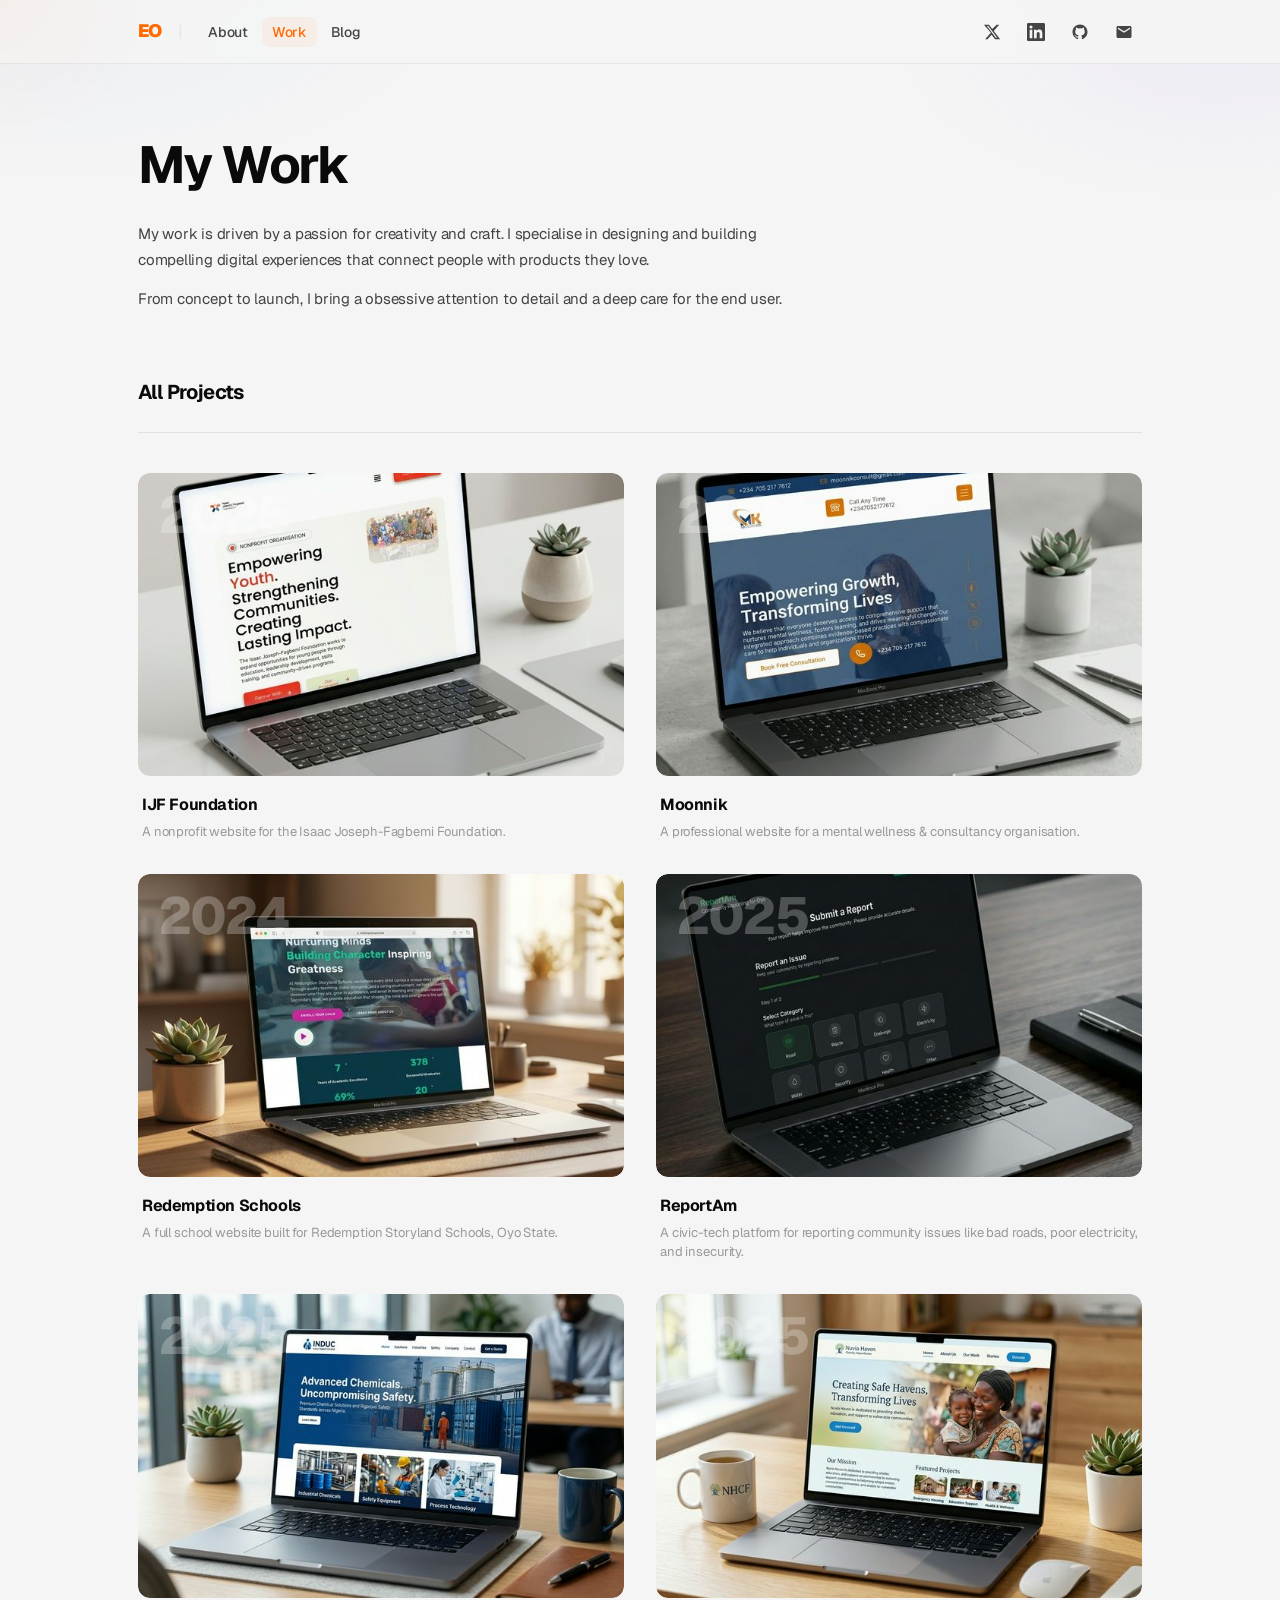
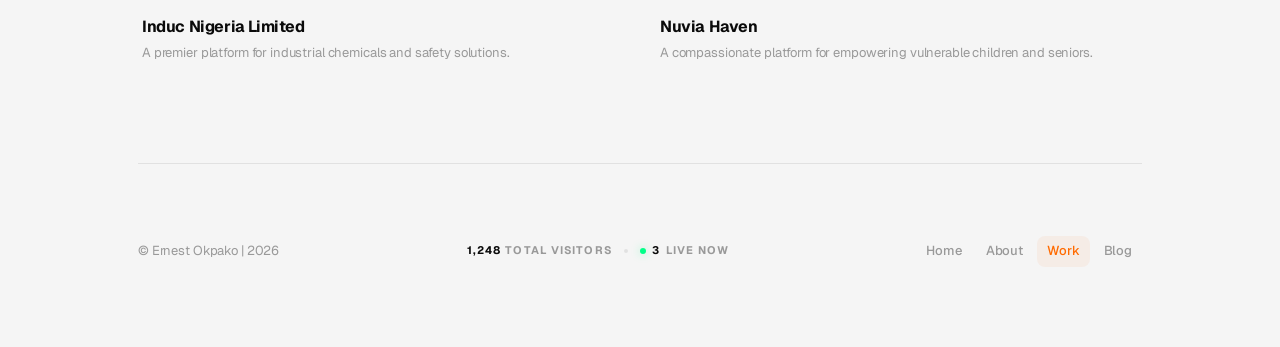
<file: work.html>
<!DOCTYPE html>
<html lang="en">

<head>
    <meta charset="UTF-8" />
    <meta name="viewport" content="width=device-width, initial-scale=1.0" />
    <title>Work — Ernest Okpako</title>
    <meta name="description"
        content="Projects and case studies by Ernest Okpako — UI/UX design, branding, and web development." />
    <link rel="preconnect" href="https://fonts.googleapis.com" />
    <link rel="preconnect" href="https://fonts.gstatic.com" crossorigin />
    <link href="https://fonts.googleapis.com/css2?family=Geist:wght@300;400;500;600;700;800;900&display=swap"
        rel="stylesheet" />
    <link rel="stylesheet" href="css/style.css" />
</head>

<body>

    <!-- Navigation -->
    <nav class="navbar" id="navbar">
        <div class="nav-container">
            <div class="nav-left">
                <a href="index.html" class="nav-logo" id="nav-logo">EO</a>
                <span class="nav-divider">|</span>
                <ul class="nav-links">
                    <li><a href="about.html" class="nav-link" id="nav-about">About</a></li>
                    <li><a href="work.html" class="nav-link" id="nav-work">Work</a></li>
                    <li><a href="blog.html" class="nav-link" id="nav-blog">Blog</a></li>
                </ul>
            </div>
            <div class="nav-right">
                <a href="https://twitter.com" target="_blank" rel="noopener" class="nav-icon" aria-label="Twitter/X">
                    <svg width="18" height="18" viewBox="0 0 24 24" fill="none">
                        <path
                            d="M18.244 2.25h3.308l-7.227 8.26 8.502 11.24H16.17l-4.714-6.231-5.401 6.231H2.748l7.73-8.835L1.254 2.25H8.08l4.243 5.617 5.921-5.617Zm-1.161 17.52h1.833L7.084 4.126H5.117L17.083 19.77Z"
                            fill="currentColor" />
                    </svg>
                </a>
                <a href="https://linkedin.com" target="_blank" rel="noopener" class="nav-icon" aria-label="LinkedIn">
                    <svg width="18" height="18" viewBox="0 0 24 24" fill="none">
                        <path
                            d="M20.447 20.452h-3.554v-5.569c0-1.328-.027-3.037-1.852-3.037-1.853 0-2.136 1.445-2.136 2.939v5.667H9.351V9h3.414v1.561h.046c.477-.9 1.637-1.85 3.37-1.85 3.601 0 4.267 2.37 4.267 5.455v6.286zM5.337 7.433a2.062 2.062 0 0 1-2.063-2.065 2.064 2.064 0 1 1 2.063 2.065zm1.782 13.019H3.555V9h3.564v11.452zM22.225 0H1.771C.792 0 0 .774 0 1.729v20.542C0 23.227.792 24 1.771 24h20.451C23.2 24 24 23.227 24 22.271V1.729C24 .774 23.2 0 22.222 0h.003z"
                            fill="currentColor" />
                    </svg>
                </a>
                <a href="https://github.com/amazinernest" target="_blank" rel="noopener" class="nav-icon" id="nav-github"
                    aria-label="GitHub">
                    <svg width="18" height="18" viewBox="0 0 24 24" fill="none" xmlns="http://www.w3.org/2000/svg">
                        <path
                            d="M12 2C6.477 2 2 6.477 2 12c0 4.418 2.865 8.166 6.839 9.489.5.092.682-.217.682-.482 0-.237-.008-.866-.013-1.7-2.782.603-3.369-1.34-3.369-1.34-.454-1.156-1.11-1.463-1.11-1.463-.908-.62.069-.608.069-.608 1.003.07 1.531 1.03 1.531 1.03.892 1.529 2.341 1.087 2.91.832.092-.647.35-1.088.636-1.338-2.22-.253-4.555-1.11-4.555-4.943 0-1.091.39-1.984 1.029-2.683-.103-.253-.446-1.27.098-2.647 0 0 .84-.269 2.75 1.025A9.578 9.578 0 0112 6.836c.85.004 1.705.114 2.504.336 1.909-1.294 2.747-1.025 2.747-1.025.546 1.377.202 2.394.1 2.647.64.699 1.028 1.592 1.028 2.683 0 3.842-2.339 4.687-4.566 4.935.359.309.678.92.678 1.855 0 1.338-.012 2.419-.012 2.747 0 .268.18.58.688.482C19.138 20.161 22 16.416 22 12c0-5.523-4.477-10-10-10z"
                            fill="currentColor" />
                    </svg>
                </a>
                <a href="mailto:ernest.kelvin26@gmail.com" class="nav-icon" id="nav-email" aria-label="Email">
                    <svg width="18" height="18" viewBox="0 0 24 24" fill="none">
                        <path
                            d="M20 4H4c-1.1 0-2 .9-2 2v12c0 1.1.9 2 2 2h16c1.1 0 2-.9 2-2V6c0-1.1-.9-2-2-2zm0 4-8 5-8-5V6l8 5 8-5v2z"
                            fill="currentColor" />
                    </svg>
                </a>
                <button class="hamburger" id="hamburger" aria-label="Toggle menu">
                    <span></span><span></span><span></span>
                </button>
            </div>
        </div>
        <div class="mobile-menu" id="mobile-menu">
            <ul>
                <li><a href="about.html" id="mob-about">About</a></li>
                <li><a href="work.html" id="mob-work">Work</a></li>
                <li><a href="blog.html" id="mob-blog">Blog</a></li>
            </ul>
        </div>
    </nav>

    <!-- Page Hero -->
    <section class="page-hero">
        <div class="container">
            <h1 class="page-title">My Work</h1>
            <div class="page-intro">
                <p>My work is driven by a passion for creativity and craft. I specialise in designing and building
                    compelling digital experiences that connect people with products they love.</p>
                <p>From concept to launch, I bring a obsessive attention to detail and a deep care for the end user.</p>
            </div>
        </div>
    </section>

    <!-- All Projects -->
    <section class="projects-section">
        <div class="container">
            <div class="section-header">
                <h2 class="section-title">All Projects</h2>
            </div>
            <div class="divider"></div>

            <div class="projects-grid full" id="all-projects-grid">

                <article class="project-card" id="work-project-1">
                    <a href="project.html?id=1" class="project-image-link">
                        <div class="project-image-wrap">
                            <span class="project-year">2025</span>
                            <img src="images/project_ijf.png" alt="IJF Foundation Nonprofit Website" class="project-img"
                                loading="lazy" />
                            <div class="project-overlay"></div>
                        </div>
                    </a>
                    <div class="project-info">
                        <h3 class="project-title"><a href="project.html?id=1">IJF Foundation</a></h3>
                        <p class="project-desc">A nonprofit website for the Isaac Joseph-Fagbemi Foundation.</p>
                    </div>
                </article>

                <article class="project-card" id="work-project-2">
                    <a href="project.html?id=2" class="project-image-link">
                        <div class="project-image-wrap">
                            <span class="project-year">2024</span>
                            <img src="images/project_moonnik.png" alt="Moonnik Consultancy Website" class="project-img"
                                loading="lazy" />
                            <div class="project-overlay"></div>
                        </div>
                    </a>
                    <div class="project-info">
                        <h3 class="project-title"><a href="project.html?id=2">Moonnik</a></h3>
                        <p class="project-desc">A professional website for a mental wellness & consultancy organisation.
                        </p>
                    </div>
                </article>

                <article class="project-card" id="work-project-3">
                    <a href="project.html?id=3" class="project-image-link">
                        <div class="project-image-wrap">
                            <span class="project-year">2024</span>
                            <img src="images/project_redemption.png" alt="Redemption Storyland Schools Website"
                                class="project-img" loading="lazy" />
                            <div class="project-overlay"></div>
                        </div>
                    </a>
                    <div class="project-info">
                        <h3 class="project-title"><a href="project.html?id=3">Redemption Schools</a></h3>
                        <p class="project-desc">A full school website built for Redemption Storyland Schools, Oyo State.
                        </p>
                    </div>
                </article>

                <article class="project-card" id="work-project-4">
                    <a href="project.html?id=4" class="project-image-link">
                        <div class="project-image-wrap">
                            <span class="project-year">2025</span>
                            <img src="images/project_reportam.png" alt="ReportAm — Community Reporting Platform"
                                class="project-img" loading="lazy" />
                            <div class="project-overlay"></div>
                        </div>
                    </a>
                    <div class="project-info">
                        <h3 class="project-title"><a href="project.html?id=4">ReportAm</a></h3>
                        <p class="project-desc">A civic-tech platform for reporting community issues like bad roads,
                            poor electricity, and insecurity.</p>
                    </div>
                </article>
                
                <article class="project-card" id="work-project-5">
                    <a href="project.html?id=5" class="project-image-link">
                        <div class="project-image-wrap">
                            <span class="project-year">2025</span>
                            <img src="images/project_induc.png" alt="Induc Nigeria Limited — Industrial Solutions"
                                class="project-img" loading="lazy" />
                            <div class="project-overlay"></div>
                        </div>
                    </a>
                    <div class="project-info">
                        <h3 class="project-title"><a href="project.html?id=5">Induc Nigeria Limited</a></h3>
                        <p class="project-desc">A premier platform for industrial chemicals and safety solutions.</p>
                    </div>
                </article>

                <article class="project-card" id="work-project-6">
                    <a href="project.html?id=6" class="project-image-link">
                        <div class="project-image-wrap">
                            <span class="project-year">2025</span>
                            <img src="images/project_nuvia.png" alt="Nuvia Haven — Charity Foundation"
                                class="project-img" loading="lazy" />
                            <div class="project-overlay"></div>
                        </div>
                    </a>
                    <div class="project-info">
                        <h3 class="project-title"><a href="project.html?id=6">Nuvia Haven</a></h3>
                        <p class="project-desc">A compassionate platform for empowering vulnerable children and seniors.
                        </p>
                    </div>
                </article>

            </div>
        </div>
    </section>

    <!-- Footer -->
    <footer class="footer" id="footer">
        <div class="container">
            <div class="divider"></div>
            <div class="footer-inner">
                <p class="footer-copy">© Ernest Okpako | 2026</p>
                <div class="footer-stats">
                    <span class="stat-item"><span id="total-viz">1,248</span> Total Visitors</span>
                    <span class="stat-dot"></span>
                    <span class="stat-item active-viz"><span id="active-viz">3</span> Live Now</span>
                </div>
                <nav class="footer-nav" aria-label="Footer navigation">
                    <a href="index.html" class="footer-link" id="footer-home">Home</a>
                    <a href="about.html" class="footer-link" id="footer-about">About</a>
                    <a href="work.html" class="footer-link" id="footer-work">Work</a>
                    <a href="blog.html" class="footer-link" id="footer-blog">Blog</a>
                </nav>
            </div>
        </div>
    </footer>

    <script src="js/main.js"></script>
</body>

</html>
</file>
<file: css/style.css>
/* ===================================
   ROOT VARIABLES & DESIGN SYSTEM
   =================================== */
:root {
  --bg: #f5f5f5;
  --bg-card: #ffffff;
  --text-primary: #0a0a0a;
  --text-secondary: #444444;
  --text-muted: #999999;
  --accent: #FF6B00;
  --accent-hover: #e05f00;
  --border: rgba(0, 0, 0, 0.08);
  --border-light: rgba(0, 0, 0, 0.05);
  --nav-height: 64px;
  --container-width: 1100px;
  --radius-sm: 8px;
  --radius-md: 12px;
  --radius-lg: 20px;
  --transition: 0.22s cubic-bezier(0.4, 0, 0.2, 1);
  --shadow-sm: 0 1px 4px rgba(0, 0, 0, 0.05);
  --shadow-md: 0 4px 20px rgba(0, 0, 0, 0.08);
  --shadow-lg: 0 12px 40px rgba(0, 0, 0, 0.12);
}

/* ===================================
   RESET & BASE
   =================================== */
*,
*::before,
*::after {
  box-sizing: border-box;
  margin: 0;
  padding: 0;
}

html {
  scroll-behavior: smooth;
}

body {
  font-family: 'Geist', -apple-system, BlinkMacSystemFont, 'Segoe UI', sans-serif;
  background-color: var(--bg);
  color: var(--text-primary);
  font-size: 16px;
  line-height: 1.6;
  letter-spacing: -0.02em;
  -webkit-font-smoothing: antialiased;
  -moz-osx-font-smoothing: grayscale;
  overflow-x: hidden;
  min-height: 100vh;
}

/* Aurora glow effect */
body::before {
  content: "";
  position: fixed;
  top: 0;
  left: 0;
  width: 100%;
  height: 100%;
  background:
    radial-gradient(ellipse 60% 40% at 5% 0%, rgba(120, 160, 255, 0.07), transparent 50%),
    radial-gradient(ellipse 50% 35% at 95% 5%, rgba(160, 120, 255, 0.07), transparent 50%);
  pointer-events: none;
  z-index: 0;
}

a {
  color: inherit;
  text-decoration: none;
}

ul {
  list-style: none;
}

img {
  display: block;
  max-width: 100%;
  height: auto;
}

/* ===================================
   CONTAINER
   =================================== */
.container {
  max-width: var(--container-width);
  margin: 0 auto;
  padding: 0 48px;
  position: relative;
  z-index: 1;
}

/* ===================================
   NAVIGATION
   =================================== */
.navbar {
  position: fixed;
  top: 0;
  left: 0;
  right: 0;
  z-index: 100;
  background: rgba(245, 245, 245, 0.8);
  backdrop-filter: blur(16px);
  -webkit-backdrop-filter: blur(16px);
  border-bottom: 1px solid var(--border-light);
  transition: background var(--transition), box-shadow var(--transition);
  height: var(--nav-height);
}

.navbar.scrolled {
  background: rgba(245, 245, 245, 0.95);
  box-shadow: 0 1px 24px rgba(0, 0, 0, 0.06);
}

.nav-container {
  max-width: var(--container-width);
  margin: 0 auto;
  padding: 0 48px;
  height: 100%;
  display: flex;
  align-items: center;
  justify-content: space-between;
}

.nav-left {
  display: flex;
  align-items: center;
  gap: 16px;
}

.nav-logo {
  font-size: 18px;
  font-weight: 900;
  color: var(--accent);
  letter-spacing: -0.04em;
  transition: opacity var(--transition);
  flex-shrink: 0;
}

.nav-logo:hover {
  opacity: 0.8;
}

.nav-divider {
  color: var(--border);
  font-size: 18px;
  font-weight: 300;
  user-select: none;
  flex-shrink: 0;
}

.nav-links {
  display: flex;
  align-items: center;
  gap: 4px;
}

.nav-link {
  font-size: 14px;
  font-weight: 500;
  color: var(--text-secondary);
  padding: 6px 10px;
  border-radius: var(--radius-sm);
  transition: color var(--transition), background var(--transition);
  letter-spacing: -0.02em;
}

.nav-link:hover,
.nav-link.active {
  color: var(--accent);
  background: rgba(255, 107, 0, 0.06);
}

.nav-right {
  display: flex;
  align-items: center;
  gap: 8px;
}

.nav-icon {
  width: 36px;
  height: 36px;
  display: flex;
  align-items: center;
  justify-content: center;
  border-radius: var(--radius-sm);
  color: var(--text-secondary);
  transition: color var(--transition), background var(--transition);
}

.nav-icon:hover {
  color: var(--accent);
  background: rgba(255, 107, 0, 0.06);
}

/* Hamburger */
.hamburger {
  display: none;
  flex-direction: column;
  gap: 5px;
  background: none;
  border: none;
  cursor: pointer;
  padding: 8px;
  border-radius: var(--radius-sm);
  transition: background var(--transition);
}

.hamburger:hover {
  background: var(--border-light);
}

.hamburger span {
  display: block;
  width: 20px;
  height: 2px;
  background: var(--text-primary);
  border-radius: 2px;
  transition: all var(--transition);
}

.hamburger.open span:nth-child(1) {
  transform: translateY(7px) rotate(45deg);
}

.hamburger.open span:nth-child(2) {
  opacity: 0;
}

.hamburger.open span:nth-child(3) {
  transform: translateY(-7px) rotate(-45deg);
}

/* Mobile Menu */
.mobile-menu {
  display: none;
  position: absolute;
  top: var(--nav-height);
  left: 0;
  right: 0;
  background: rgba(245, 245, 245, 0.97);
  backdrop-filter: blur(16px);
  -webkit-backdrop-filter: blur(16px);
  border-bottom: 1px solid var(--border);
  padding: 16px 24px 24px;
  z-index: 99;
  animation: slideDown 0.2s ease;
}

.mobile-menu.open {
  display: block;
}

@keyframes slideDown {
  from {
    opacity: 0;
    transform: translateY(-8px);
  }

  to {
    opacity: 1;
    transform: translateY(0);
  }
}

.mobile-menu ul {
  display: flex;
  flex-direction: column;
  gap: 4px;
}

.mobile-menu a {
  display: block;
  font-size: 15px;
  font-weight: 500;
  color: var(--text-secondary);
  padding: 10px 12px;
  border-radius: var(--radius-sm);
  transition: color var(--transition), background var(--transition);
  letter-spacing: -0.02em;
}

.mobile-menu a:hover,
.mobile-menu a.active {
  color: var(--accent);
  background: rgba(255, 107, 0, 0.06);
}

/* ===================================
   HERO SECTION
   =================================== */
.hero {
  padding-top: calc(var(--nav-height) + 72px);
  padding-bottom: 72px;
}

.hero-content {
  max-width: 820px;
}

.hero-name {
  font-size: clamp(38px, 6vw, 58px);
  font-weight: 700;
  letter-spacing: -0.04em;
  line-height: 1.1;
  color: var(--text-primary);
  margin-bottom: 20px;
  opacity: 0;
  transform: translateY(20px);
  animation: fadeUp 0.6s ease forwards;
  animation-delay: 0.1s;
}

.hero-meta {
  display: flex;
  align-items: center;
  justify-content: space-between;
  margin-bottom: 36px;
  opacity: 0;
  transform: translateY(20px);
  animation: fadeUp 0.6s ease forwards;
  animation-delay: 0.2s;
}

.hero-role {
  font-size: 14px;
  font-weight: 600;
  color: var(--text-secondary);
  letter-spacing: -0.01em;
}

.hero-location {
  display: flex;
  align-items: center;
  gap: 4px;
  font-size: 14px;
  font-weight: 500;
  color: var(--text-muted);
  letter-spacing: -0.01em;
}

.hero-bio {
  display: flex;
  flex-direction: column;
  gap: 16px;
  opacity: 0;
  transform: translateY(20px);
  animation: fadeUp 0.6s ease forwards;
  animation-delay: 0.3s;
}

.hero-bio p {
  font-size: 15px;
  line-height: 1.7;
  color: var(--text-secondary);
  letter-spacing: -0.015em;
  max-width: 680px;
}

@keyframes fadeUp {
  to {
    opacity: 1;
    transform: translateY(0);
  }
}

/* ===================================
   DIVIDER
   =================================== */
.divider {
  height: 1px;
  background: var(--border);
  margin: 0 0 40px;
}

/* ===================================
   SECTION HEADER
   =================================== */
.section-header {
  display: flex;
  align-items: center;
  justify-content: space-between;
  margin-bottom: 24px;
}

.section-title {
  font-size: 20px;
  font-weight: 700;
  letter-spacing: -0.03em;
  color: var(--text-primary);
}

.view-all-link {
  font-size: 13px;
  font-weight: 500;
  color: var(--text-muted);
  letter-spacing: -0.01em;
  transition: color var(--transition);
}

.view-all-link:hover {
  color: var(--accent);
}

/* ===================================
   PROJECTS GRID
   =================================== */
.projects-section {
  padding-bottom: 100px;
}

.projects-grid {
  display: grid;
  grid-template-columns: repeat(2, 1fr);
  gap: 32px;
  margin-top: 8px;
}

.projects-grid.full {
  grid-template-columns: repeat(2, 1fr);
}

.project-card {
  opacity: 0;
  transform: translateY(24px);
  transition: opacity 0.5s ease, transform 0.5s ease;
}

.project-card.visible {
  opacity: 1;
  transform: translateY(0);
}

.project-image-link {
  display: block;
  border-radius: var(--radius-md);
  overflow: hidden;
}

.project-image-wrap {
  position: relative;
  aspect-ratio: 16 / 10;
  overflow: hidden;
  border-radius: var(--radius-md);
  background: #e8e8e8;
}

.project-img {
  width: 100%;
  height: 100%;
  object-fit: cover;
  transition: transform 0.6s cubic-bezier(0.4, 0, 0.2, 1);
}

.project-card:hover .project-img {
  transform: scale(1.04);
}

.project-year {
  position: absolute;
  top: 16px;
  left: 20px;
  font-size: 52px;
  font-weight: 800;
  color: rgba(255, 255, 255, 0.25);
  letter-spacing: -0.04em;
  line-height: 1;
  z-index: 2;
  pointer-events: none;
  user-select: none;
}

.project-overlay {
  position: absolute;
  inset: 0;
  background: linear-gradient(to bottom, transparent 50%, rgba(0, 0, 0, 0.12) 100%);
  opacity: 0;
  transition: opacity var(--transition);
  z-index: 1;
}

.project-card:hover .project-overlay {
  opacity: 1;
}

.project-info {
  padding: 16px 4px 0;
}

.project-title {
  font-size: 16px;
  font-weight: 700;
  letter-spacing: -0.025em;
  color: var(--text-primary);
  margin-bottom: 4px;
}

.project-title a {
  transition: color var(--transition);
}

.project-title a:hover {
  color: var(--accent);
}

.project-desc {
  font-size: 13px;
  color: var(--text-muted);
  letter-spacing: -0.01em;
  line-height: 1.5;
}

/* ===================================
   PAGE HERO (for inner pages)
   =================================== */
.page-hero {
  padding-top: calc(var(--nav-height) + 72px);
  padding-bottom: 64px;
}

.page-hero .container {
  max-width: var(--container-width);
}

.page-title {
  font-size: clamp(36px, 5vw, 52px);
  font-weight: 700;
  letter-spacing: -0.04em;
  line-height: 1.1;
  margin-bottom: 28px;
  opacity: 0;
  transform: translateY(20px);
  animation: fadeUp 0.6s ease forwards;
  animation-delay: 0.1s;
}

.page-intro {
  display: flex;
  flex-direction: column;
  gap: 14px;
  max-width: 680px;
  opacity: 0;
  transform: translateY(20px);
  animation: fadeUp 0.6s ease forwards;
  animation-delay: 0.2s;
}

.page-intro p {
  font-size: 15px;
  line-height: 1.7;
  color: var(--text-secondary);
  letter-spacing: -0.015em;
}

/* ===================================
   ABOUT PAGE
   =================================== */
.about-content {
  padding-bottom: 100px;
}

.about-grid {
  display: grid;
  grid-template-columns: 1fr 1fr;
  gap: 64px;
  margin-top: 8px;
}

.about-text h3 {
  font-size: 18px;
  font-weight: 700;
  letter-spacing: -0.03em;
  margin-bottom: 16px;
  color: var(--text-primary);
}

.about-text p {
  font-size: 14px;
  line-height: 1.75;
  color: var(--text-secondary);
  margin-bottom: 14px;
  letter-spacing: -0.01em;
}

.skills-list {
  display: flex;
  flex-wrap: wrap;
  gap: 8px;
  margin-top: 4px;
}

.skill-tag {
  display: inline-flex;
  align-items: center;
  padding: 5px 12px;
  background: var(--bg-card);
  border: 1px solid var(--border);
  border-radius: 100px;
  font-size: 12px;
  font-weight: 500;
  color: var(--text-secondary);
  letter-spacing: -0.01em;
  transition: border-color var(--transition), color var(--transition);
}

.skill-tag:hover {
  border-color: var(--accent);
  color: var(--accent);
}

.experience-item {
  padding: 20px 0;
  border-bottom: 1px solid var(--border);
}

.experience-item:last-child {
  border-bottom: none;
}

.exp-header {
  display: flex;
  align-items: flex-start;
  justify-content: space-between;
  gap: 16px;
  margin-bottom: 6px;
}

.exp-role {
  font-size: 14px;
  font-weight: 700;
  letter-spacing: -0.02em;
  color: var(--text-primary);
}

.exp-company {
  font-size: 13px;
  color: var(--text-secondary);
  margin-bottom: 6px;
  letter-spacing: -0.01em;
}

.exp-date {
  font-size: 12px;
  color: var(--text-muted);
  font-weight: 500;
  white-space: nowrap;
  flex-shrink: 0;
}

.exp-desc {
  font-size: 13px;
  color: var(--text-muted);
  line-height: 1.6;
  letter-spacing: -0.01em;
}

/* ===================================
   BLOG PAGE
   =================================== */
.blog-section {
  padding-bottom: 100px;
}

.blog-list {
  display: flex;
  flex-direction: column;
  gap: 0;
}

.blog-card {
  display: flex;
  align-items: flex-start;
  justify-content: space-between;
  gap: 24px;
  padding: 24px 0;
  border-bottom: 1px solid var(--border);
  text-decoration: none;
  transition: all var(--transition);
  opacity: 0;
  transform: translateY(16px);
}

.blog-card.visible {
  opacity: 1;
  transform: translateY(0);
}

.blog-card:hover .blog-title {
  color: var(--accent);
}

.blog-info {
  flex: 1;
}

.blog-meta {
  display: flex;
  align-items: center;
  gap: 12px;
  margin-bottom: 8px;
}

.blog-category {
  font-size: 11px;
  font-weight: 600;
  color: var(--accent);
  text-transform: uppercase;
  letter-spacing: 0.06em;
}

.blog-date {
  font-size: 12px;
  color: var(--text-muted);
  letter-spacing: -0.01em;
}

.blog-title {
  font-size: 17px;
  font-weight: 700;
  letter-spacing: -0.03em;
  color: var(--text-primary);
  margin-bottom: 8px;
  transition: color var(--transition);
  line-height: 1.3;
}

.blog-excerpt {
  font-size: 13px;
  color: var(--text-muted);
  line-height: 1.6;
  letter-spacing: -0.01em;
  max-width: 560px;
}

.blog-read-time {
  font-size: 12px;
  color: var(--text-muted);
  font-weight: 500;
  flex-shrink: 0;
  white-space: nowrap;
  margin-top: 4px;
}

/* ===================================
   PROJECT SINGLE PAGE
   =================================== */
.project-single {
  padding-bottom: 100px;
}

.project-hero-img {
  width: 100%;
  aspect-ratio: 16 / 8;
  object-fit: cover;
  border-radius: var(--radius-lg);
  margin-top: 8px;
  margin-bottom: 56px;
}

.project-body {
  display: grid;
  grid-template-columns: 2fr 1fr;
  gap: 64px;
}

.project-body-text h3 {
  font-size: 20px;
  font-weight: 700;
  letter-spacing: -0.03em;
  margin-bottom: 14px;
  color: var(--text-primary);
}

.project-body-text p {
  font-size: 14px;
  line-height: 1.75;
  color: var(--text-secondary);
  margin-bottom: 16px;
  letter-spacing: -0.01em;
}

.project-meta-sidebar h4 {
  font-size: 11px;
  font-weight: 700;
  text-transform: uppercase;
  letter-spacing: 0.08em;
  color: var(--text-muted);
  margin-bottom: 8px;
}

.meta-block {
  margin-bottom: 28px;
}

.meta-value {
  font-size: 14px;
  font-weight: 600;
  color: var(--text-primary);
  letter-spacing: -0.02em;
}

.meta-tags {
  display: flex;
  flex-wrap: wrap;
  gap: 6px;
  margin-top: 4px;
}

.meta-tag {
  display: inline-flex;
  align-items: center;
  padding: 4px 10px;
  background: var(--bg-card);
  border: 1px solid var(--border);
  border-radius: 100px;
  font-size: 11px;
  font-weight: 500;
  color: var(--text-secondary);
  letter-spacing: -0.01em;
}

.project-visit-btn {
  display: inline-flex;
  align-items: center;
  gap: 8px;
  padding: 11px 22px;
  background: var(--text-primary);
  color: #fff;
  border-radius: var(--radius-sm);
  font-size: 13px;
  font-weight: 600;
  letter-spacing: -0.01em;
  transition: background var(--transition), transform var(--transition);
  margin-top: 12px;
}

.project-visit-btn:hover {
  background: var(--accent);
  transform: translateY(-2px);
}

.project-visit-btn svg {
  transition: transform var(--transition);
}

.project-visit-btn:hover svg {
  transform: translate(2px, -2px);
}

/* ===================================
   CONTACT SECTION (used in About)
   =================================== */
.contact-strip {
  margin-top: 64px;
  padding: 40px;
  background: var(--bg-card);
  border: 1px solid var(--border);
  border-radius: var(--radius-lg);
  display: flex;
  align-items: center;
  justify-content: space-between;
  gap: 24px;
}

.contact-strip h3 {
  font-size: 22px;
  font-weight: 700;
  letter-spacing: -0.03em;
  margin-bottom: 8px;
}

.contact-strip p {
  font-size: 14px;
  color: var(--text-secondary);
  letter-spacing: -0.01em;
}

.contact-btn {
  display: inline-flex;
  align-items: center;
  gap: 8px;
  padding: 13px 28px;
  background: var(--accent);
  color: #fff;
  border-radius: var(--radius-sm);
  font-size: 14px;
  font-weight: 700;
  letter-spacing: -0.01em;
  transition: background var(--transition), transform var(--transition), box-shadow var(--transition);
  white-space: nowrap;
  flex-shrink: 0;
}

.contact-btn:hover {
  background: var(--accent-hover);
  transform: translateY(-2px);
  box-shadow: 0 8px 24px rgba(255, 107, 0, 0.3);
}

/* ===================================
   HOME SKILLS SECTION
   =================================== */
.home-skills-section {
  padding-bottom: 80px;
}

.home-skills-grid {
  display: grid;
  grid-template-columns: repeat(3, 1fr);
  gap: 40px;
  margin-top: 8px;
}

.home-skill-group {
  opacity: 0;
  transform: translateY(20px);
  transition: opacity 0.5s ease, transform 0.5s ease;
}

.home-skill-group.visible {
  opacity: 1;
  transform: translateY(0);
}

.skill-group-label {
  font-size: 11px;
  font-weight: 700;
  text-transform: uppercase;
  letter-spacing: 0.08em;
  color: var(--accent);
  margin-bottom: 14px;
}

/* ===================================
   HOME CTA SECTION
   =================================== */
.home-cta-section {
  padding-bottom: 100px;
}

.home-cta-inner {
  display: flex;
  align-items: center;
  justify-content: space-between;
  gap: 40px;
  padding: 56px 64px;
  background: var(--text-primary);
  border-radius: var(--radius-lg);
  opacity: 0;
  transform: translateY(24px);
  transition: opacity 0.6s ease, transform 0.6s ease;
}

.home-cta-inner.visible {
  opacity: 1;
  transform: translateY(0);
}

.home-cta-eyebrow {
  display: inline-block;
  font-size: 11px;
  font-weight: 700;
  text-transform: uppercase;
  letter-spacing: 0.1em;
  color: var(--accent);
  margin-bottom: 16px;
}

.home-cta-heading {
  font-size: clamp(26px, 3.5vw, 38px);
  font-weight: 700;
  letter-spacing: -0.04em;
  line-height: 1.15;
  color: #fff;
  margin-bottom: 16px;
}

.home-cta-sub {
  font-size: 14px;
  line-height: 1.7;
  color: rgba(255, 255, 255, 0.6);
  letter-spacing: -0.01em;
  max-width: 460px;
}

.home-cta-btn {
  display: inline-flex;
  align-items: center;
  gap: 10px;
  padding: 16px 32px;
  background: var(--accent);
  color: #fff;
  border-radius: var(--radius-sm);
  font-size: 14px;
  font-weight: 700;
  letter-spacing: -0.01em;
  white-space: nowrap;
  flex-shrink: 0;
  transition: background var(--transition), transform var(--transition), box-shadow var(--transition);
}

.home-cta-btn:hover {
  background: var(--accent-hover);
  transform: translateY(-2px);
  box-shadow: 0 8px 28px rgba(255, 107, 0, 0.4);
}

.home-cta-btn svg {
  transition: transform var(--transition);
}

.home-cta-btn:hover svg {
  transform: translate(3px, -3px);
}

@media (max-width: 900px) {
  .home-skills-grid {
    grid-template-columns: repeat(2, 1fr);
    gap: 32px;
  }

  .home-cta-inner {
    flex-direction: column;
    align-items: flex-start;
    padding: 40px;
  }
}

@media (max-width: 640px) {
  .home-skills-grid {
    grid-template-columns: 1fr;
    gap: 28px;
  }

  .home-cta-inner {
    padding: 32px 24px;
  }

  .home-cta-heading {
    font-size: 24px;
  }
}

/* ===================================
   FOOTER
   =================================== */
.footer {
  padding-bottom: 48px;
}

.footer-inner {
  display: flex;
  align-items: center;
  justify-content: space-between;
  padding: 32px 0;
}

/* Footer Stats */
.footer-stats {
  display: flex;
  align-items: center;
  gap: 12px;
  font-size: 11px;
  font-weight: 700;
  text-transform: uppercase;
  letter-spacing: 0.1em;
  color: var(--text-muted);
}

.stat-item span {
  color: var(--text-primary);
}

.stat-dot {
  width: 4px;
  height: 4px;
  border-radius: 50%;
  background: var(--border);
}

.active-viz {
  display: flex;
  align-items: center;
  gap: 6px;
}

.active-viz::before {
  content: '';
  width: 6px;
  height: 6px;
  border-radius: 50%;
  background: #00ff88;
  box-shadow: 0 0 10px rgba(0, 255, 136, 0.4);
  animation: pulse-green 2s infinite;
}

@keyframes pulse-green {
  0% {
    transform: scale(0.95);
    opacity: 0.5;
  }

  50% {
    transform: scale(1.1);
    opacity: 1;
  }

  100% {
    transform: scale(0.95);
    opacity: 0.5;
  }
}

.footer-copy {
  font-size: 13px;
  color: var(--text-muted);
  letter-spacing: -0.01em;
}

.footer-nav {
  display: flex;
  align-items: center;
  gap: 4px;
}

.footer-link {
  font-size: 13px;
  font-weight: 500;
  color: var(--text-muted);
  padding: 5px 10px;
  border-radius: var(--radius-sm);
  transition: color var(--transition), background var(--transition);
  letter-spacing: -0.01em;
}

.footer-link:hover,
.footer-link.active {
  color: var(--accent);
  background: rgba(255, 107, 0, 0.06);
}

/* ===================================
   CURSOR GLOW EFFECT
   =================================== */
.cursor-glow {
  position: fixed;
  width: 300px;
  height: 300px;
  border-radius: 50%;
  background: radial-gradient(circle, rgba(255, 107, 0, 0.04) 0%, transparent 70%);
  pointer-events: none;
  z-index: 9999;
  transform: translate(-50%, -50%);
  transition: opacity 0.3s ease;
  mix-blend-mode: normal;
}

/* ===================================
   PAGE TRANSITIONS
   =================================== */
.page-transition {
  animation: pageIn 0.4s ease;
}

@keyframes pageIn {
  from {
    opacity: 0;
    transform: translateY(12px);
  }

  to {
    opacity: 1;
    transform: translateY(0);
  }
}

/* ===================================
   SCROLLBAR
   =================================== */
::-webkit-scrollbar {
  width: 6px;
}

::-webkit-scrollbar-track {
  background: transparent;
}

::-webkit-scrollbar-thumb {
  background: rgba(0, 0, 0, 0.12);
  border-radius: 3px;
}

::-webkit-scrollbar-thumb:hover {
  background: rgba(0, 0, 0, 0.2);
}

/* ===================================
   RESPONSIVE DESIGN
   =================================== */

/* Tablet */
@media (max-width: 900px) {
  .container {
    padding: 0 32px;
  }

  .nav-container {
    padding: 0 32px;
  }

  .projects-grid {
    gap: 24px;
  }

  .about-grid {
    grid-template-columns: 1fr;
    gap: 48px;
  }

  .project-body {
    grid-template-columns: 1fr;
    gap: 40px;
  }

  .contact-strip {
    flex-direction: column;
    text-align: center;
    padding: 32px;
  }
}

/* Mobile */
@media (max-width: 640px) {
  :root {
    --nav-height: 60px;
  }

  .container {
    padding: 0 20px;
  }

  .nav-container {
    padding: 0 20px;
  }

  .nav-links {
    display: none;
  }

  .hamburger {
    display: flex;
  }

  .hero {
    padding-top: calc(var(--nav-height) + 48px);
    padding-bottom: 48px;
  }

  .hero-meta {
    flex-direction: column;
    align-items: flex-start;
    gap: 4px;
  }

  .projects-grid,
  .projects-grid.full {
    grid-template-columns: 1fr;
    gap: 32px;
  }

  .project-year {
    font-size: 38px;
  }

  .page-hero {
    padding-top: calc(var(--nav-height) + 40px);
    padding-bottom: 48px;
  }

  .blog-card {
    flex-direction: column;
    gap: 8px;
  }

  .contact-strip {
    padding: 24px;
  }

  .section-header {
    margin-bottom: 20px;
  }

  .footer-inner {
    flex-direction: column;
    gap: 20px;
    text-align: center;
    padding-bottom: 64px;
  }

  .footer-stats {
    order: -1;
  }
}
</file>
